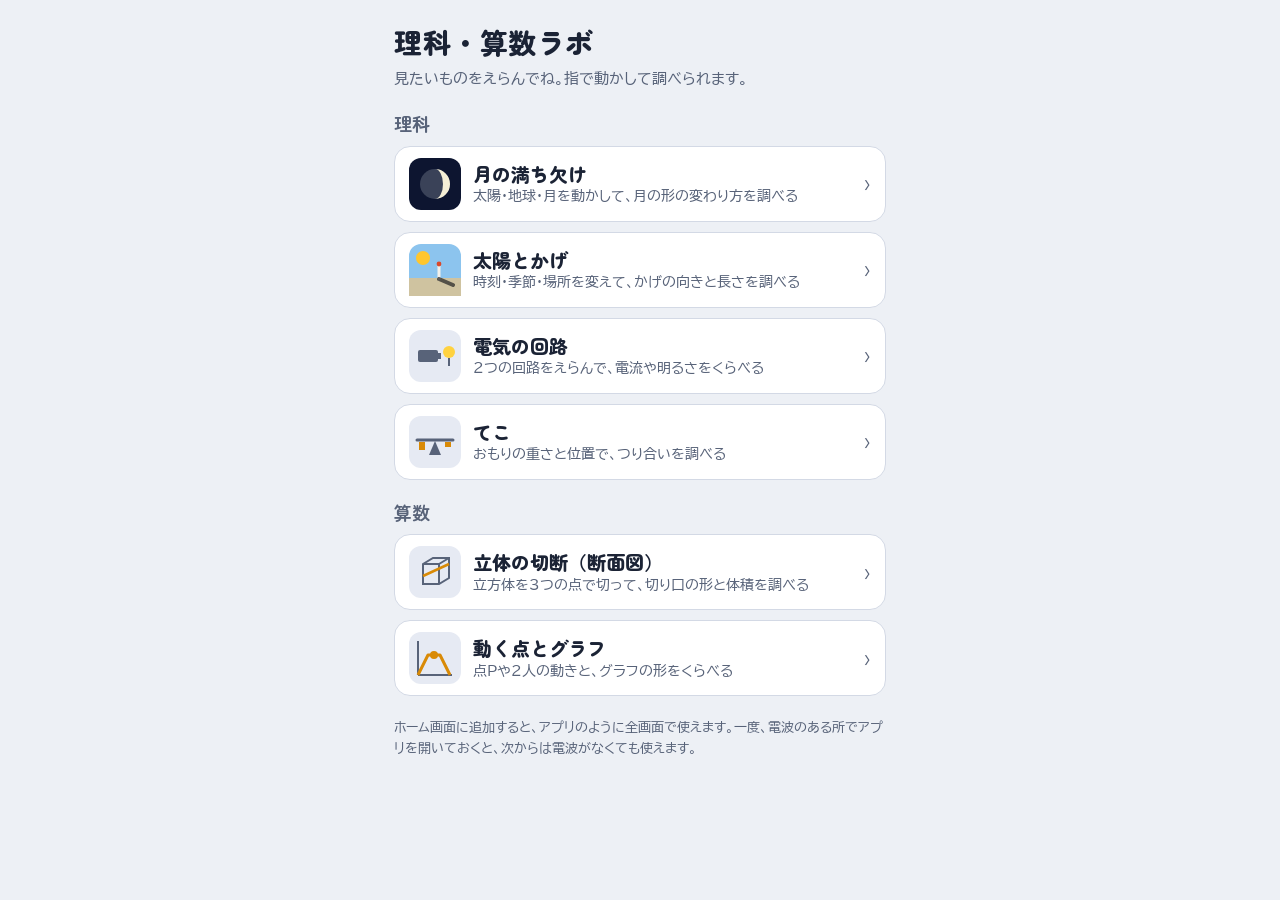
<file: index.html>
<!doctype html>
<html lang="ja" data-root="./">
<head>
<meta charset="utf-8">
<meta name="viewport" content="width=device-width, initial-scale=1, viewport-fit=cover">
<meta name="robots" content="noindex, nofollow">
<meta name="theme-color" content="#edf0f5" media="(prefers-color-scheme: light)">
<meta name="theme-color" content="#0d1221" media="(prefers-color-scheme: dark)">
<meta name="mobile-web-app-capable" content="yes">
<meta name="apple-mobile-web-app-capable" content="yes">
<meta name="apple-mobile-web-app-title" content="理科・算数ラボ">
<title>理科・算数ラボ</title>
<link rel="manifest" href="manifest.webmanifest">
<link rel="icon" href="icons/icon-192.png">
<link rel="apple-touch-icon" href="icons/icon-180.png">
<link rel="preconnect" href="https://fonts.googleapis.com">
<link rel="preconnect" href="https://fonts.gstatic.com" crossorigin>
<link rel="stylesheet" href="https://fonts.googleapis.com/css2?family=BIZ+UDPGothic:wght@400;700&family=Zen+Maru+Gothic:wght@700;900&display=swap">
<link rel="stylesheet" href="css/common.css">
<style>
.menu{max-width:520px;margin:0 auto;padding:calc(14px + env(safe-area-inset-top)) 14px calc(24px + env(safe-area-inset-bottom))}
.menu h1{font-family:var(--f-head);font-weight:900;font-size:28px;margin:6px 0 2px;letter-spacing:.02em}
.menu .lead{margin:0 0 14px;color:var(--muted);font-size:15px}
.menu h2{font-family:var(--f-head);font-size:18px;margin:18px 0 8px;color:var(--muted)}
.list{display:flex;flex-direction:column;gap:10px}
.item{display:flex;align-items:center;gap:12px;min-height:76px;padding:10px 14px;border:1px solid var(--line);border-radius:16px;background:var(--surface);color:var(--ink);text-decoration:none}
a.item:active{background:var(--surface2)}
.item svg{flex:none;width:52px;height:52px}
.item .t{flex:1;min-width:0}
.item .n{display:block;font-family:var(--f-head);font-weight:900;font-size:19px;line-height:1.35}
.item .d{display:block;font-size:14px;color:var(--muted);line-height:1.45}
.item .go{flex:none;font-size:22px;color:var(--muted)}
.item.soon{opacity:.55}
.item.soon .go{font-size:13px;font-weight:700;border:1px solid var(--line);border-radius:999px;padding:2px 10px}
.foot{margin-top:22px;font-size:13px;color:var(--muted)}
</style>
</head>
<body>
<main class="menu">
  <h1>理科・算数ラボ</h1>
  <p class="lead">見たいものをえらんでね。指で動かして調べられます。</p>

  <h2>理科</h2>
  <div class="list">
    <a class="item" href="moon/">
      <svg viewBox="0 0 52 52" aria-hidden="true"><rect width="52" height="52" rx="12" fill="#0d1530"/><circle cx="26" cy="26" r="15" fill="#3a4258"/><path d="M26 11a15 15 0 0 1 0 30a8 15 0 0 0 0-30z" fill="#f5efd6"/></svg>
      <span class="t"><span class="n">月の満ち欠け</span><span class="d">太陽・地球・月を動かして、月の形の変わり方を調べる</span></span>
      <span class="go" aria-hidden="true">›</span>
    </a>
    <a class="item" href="shadow/">
      <svg viewBox="0 0 52 52" aria-hidden="true"><rect width="52" height="52" rx="12" fill="#8cc4ee"/><rect y="34" width="52" height="18" fill="#cfc3a0"/><circle cx="14" cy="14" r="7" fill="#ffc62e"/><path d="M30 20v15" stroke="#f4f1ea" stroke-width="3" stroke-linecap="round"/><path d="M30 35l14 6" stroke="#2b2b2b" stroke-width="4" stroke-linecap="round" opacity=".75"/><circle cx="30" cy="20" r="2.4" fill="#d9482b"/></svg>
      <span class="t"><span class="n">太陽とかげ</span><span class="d">時刻・季節・場所を変えて、かげの向きと長さを調べる</span></span>
      <span class="go" aria-hidden="true">›</span>
    </a>
    <a class="item" href="denki/">
      <svg viewBox="0 0 52 52" aria-hidden="true"><rect width="52" height="52" rx="12" fill="#e6eaf3"/><rect x="9" y="20" width="20" height="12" rx="2" fill="#586379"/><rect x="29" y="23" width="3" height="6" fill="#586379"/><circle cx="40" cy="22" r="6" fill="#ffd23f"/><path d="M40 28v8" stroke="#586379" stroke-width="2"/></svg>
      <span class="t"><span class="n">電気の回路</span><span class="d">2つの回路をえらんで、電流や明るさをくらべる</span></span>
      <span class="go" aria-hidden="true">›</span>
    </a>
    <a class="item" href="teko/">
      <svg viewBox="0 0 52 52" aria-hidden="true"><rect width="52" height="52" rx="12" fill="#e6eaf3"/><path d="M8 24h36" stroke="#586379" stroke-width="3" stroke-linecap="round"/><path d="M26 25l-6 14h12z" fill="#586379"/><rect x="10" y="26" width="6" height="8" fill="#d98a06"/><rect x="36" y="26" width="6" height="5" fill="#d98a06"/></svg>
      <span class="t"><span class="n">てこ</span><span class="d">おもりの重さと位置で、つり合いを調べる</span></span>
      <span class="go" aria-hidden="true">›</span>
    </a>
  </div>

  <h2>算数</h2>
  <div class="list">
    <a class="item" href="rittai/">
      <svg viewBox="0 0 52 52" aria-hidden="true"><rect width="52" height="52" rx="12" fill="#e6eaf3"/><path d="M14 18l10-6h16v20l-10 6H14z" fill="none" stroke="#586379" stroke-width="2"/><path d="M14 18h16v20M30 18l10-6" fill="none" stroke="#586379" stroke-width="2"/><path d="M14 30l26-12" stroke="#d98a06" stroke-width="2.5"/></svg>
      <span class="t"><span class="n">立体の切断（断面図）</span><span class="d">立方体を3つの点で切って、切り口の形と体積を調べる</span></span>
      <span class="go" aria-hidden="true">›</span>
    </a>
    <a class="item" href="ten/">
      <svg viewBox="0 0 52 52" aria-hidden="true"><rect width="52" height="52" rx="12" fill="#e6eaf3"/><path d="M9 43V9M9 43h34" stroke="#586379" stroke-width="2"/><path d="M9 43l10-20h12l10 20" fill="none" stroke="#d98a06" stroke-width="3" stroke-linejoin="round"/><circle cx="25" cy="23" r="4" fill="#d98a06"/></svg>
      <span class="t"><span class="n">動く点とグラフ</span><span class="d">点Pや2人の動きと、グラフの形をくらべる</span></span>
      <span class="go" aria-hidden="true">›</span>
    </a>
  </div>

  <p class="foot">ホーム画面に追加すると、アプリのように全画面で使えます。一度、電波のある所でアプリを開いておくと、次からは電波がなくても使えます。</p>
</main>
<div id="update" class="update" hidden><span>新しい版があります。</span><button id="updateBtn" type="button">開き直す</button></div>
<script src="js/common.js"></script>
</body>
</html>
</file>
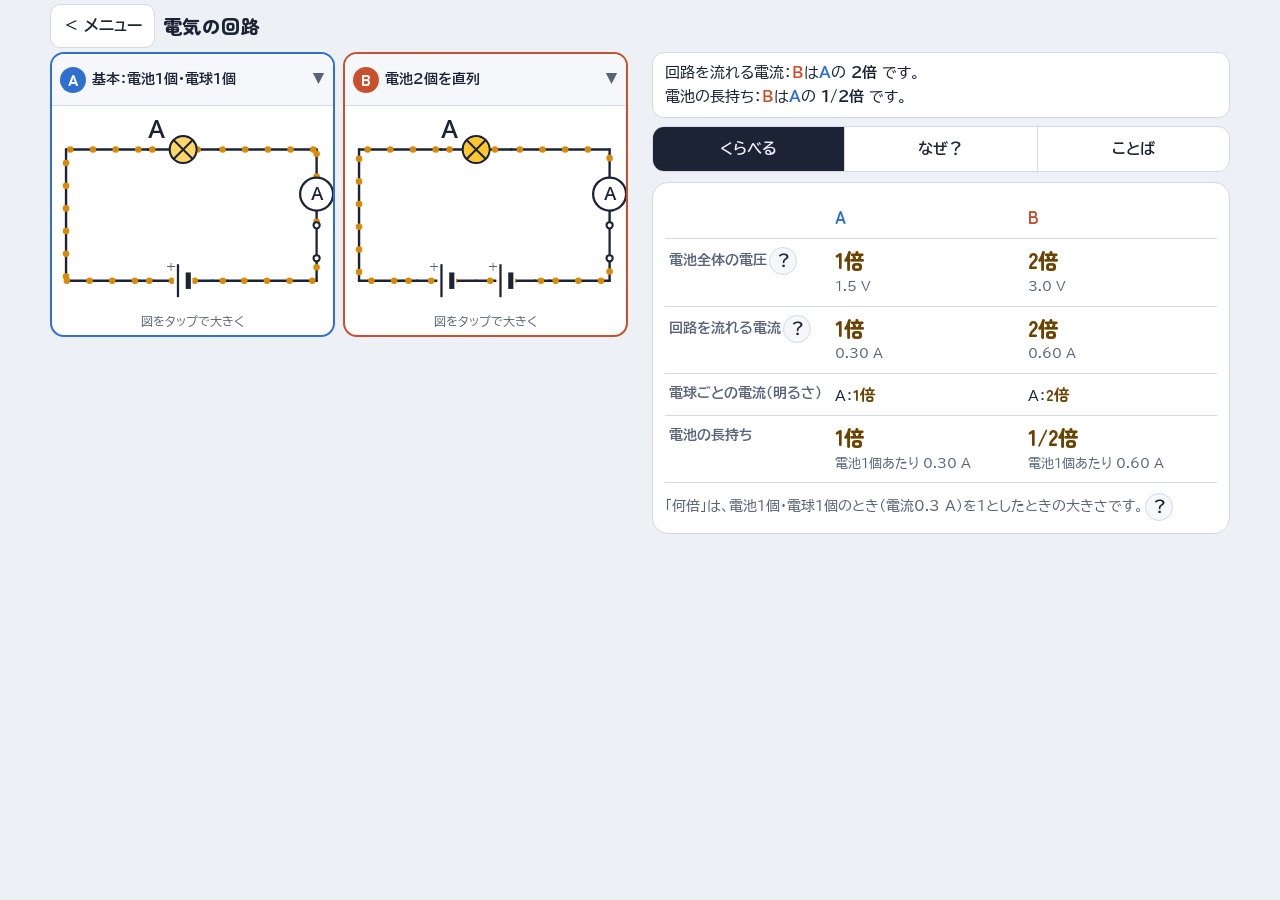
<file: denki/index.html>
<!doctype html>
<html lang="ja" data-root="../">
<head>
<meta charset="utf-8">
<meta name="viewport" content="width=device-width, initial-scale=1, viewport-fit=cover">
<meta name="robots" content="noindex, nofollow">
<meta name="theme-color" content="#edf0f5" media="(prefers-color-scheme: light)">
<meta name="theme-color" content="#0d1221" media="(prefers-color-scheme: dark)">
<title>電気の回路｜理科・算数ラボ</title>
<link rel="manifest" href="../manifest.webmanifest">
<link rel="icon" href="../icons/icon-192.png">
<link rel="apple-touch-icon" href="../icons/icon-180.png">
<link rel="preconnect" href="https://fonts.googleapis.com">
<link rel="preconnect" href="https://fonts.gstatic.com" crossorigin>
<link rel="stylesheet" href="https://fonts.googleapis.com/css2?family=BIZ+UDPGothic:wght@400;700&family=Zen+Maru+Gothic:wght@700;900&display=swap">
<link rel="stylesheet" href="../css/common.css">
<style>
:root{--danger-ink:#8a1449;--danger-soft:#fbe4ee;--wire:#6b7489;--sch:#1b2335;--light:#ffc62e;--ca:#2f6fd0;--cb:#c8502d}
@media (prefers-color-scheme: dark){:root{--danger-ink:#ffc2dc;--danger-soft:#3a1426;--wire:#9aa4ba;--sch:#e6eaf3;--ca:#7fb0f5;--cb:#f0906f}}
.cmp{display:grid;grid-template-columns:1fr 1fr;gap:8px;margin:0 10px}
.card{background:var(--surface);border:2px solid var(--line);border-radius:14px;overflow:hidden;min-width:0;display:flex;flex-direction:column}
.card.a{border-color:var(--ca)}.card.b{border-color:var(--cb)}
.pick{display:flex;align-items:center;gap:6px;min-height:52px;padding:4px 8px;border:0;border-bottom:1px solid var(--line);background:var(--surface2);text-align:left;cursor:pointer;width:100%}
.pick .tag{flex:none;width:26px;height:26px;border-radius:50%;display:grid;place-items:center;color:#fff;font-family:var(--f-head);font-weight:900;font-size:16px}
.a .tag{background:var(--ca)}.b .tag{background:var(--cb)}
.pick .nm{flex:1;min-width:0;font-weight:700;font-size:13.5px;line-height:1.35}
.pick .dd{flex:none;color:var(--muted);font-size:13px}
.card svg{display:block;width:100%;height:auto;cursor:zoom-in}
.card .zoom{font-size:12px;color:var(--muted);text-align:center;padding:0 0 4px}
.sentence{background:var(--surface);border:1px solid var(--line);border-radius:12px;padding:8px 12px;font-size:15px;line-height:1.6}
.sentence b{color:inherit}
.sentence .ta{color:var(--ca);font-weight:700}.sentence .tb{color:var(--cb);font-weight:700}
table.cmpt{width:100%;border-collapse:collapse;font-variant-numeric:tabular-nums}
.cmpt th,.cmpt td{border-bottom:1px solid var(--line);padding:8px 4px;vertical-align:top;text-align:left}
.cmpt thead th{font-family:var(--f-head);font-size:17px}
.cmpt thead .ha{color:var(--ca)}.cmpt thead .hb{color:var(--cb)}
.cmpt tbody th{font-size:14px;color:var(--muted);width:30%;font-weight:700}
.cmpt td{width:35%}
.cmpt .v{font-family:var(--f-head);font-weight:900;font-size:21px;color:var(--accent-ink);line-height:1.25}
.cmpt .s{font-size:13px;color:var(--muted)}
.cmpt .ld{font-size:14px;line-height:1.5}
.cmpt .ld b{font-family:var(--f-head);font-size:16px;color:var(--accent-ink)}
.cmpt .dz{color:var(--danger);font-weight:700}
.q{display:inline-grid;place-items:center;width:28px;height:28px;margin-left:2px;border-radius:50%;border:1px solid var(--line);background:var(--surface2);font-weight:700;font-size:15px;color:var(--ink);cursor:pointer;vertical-align:middle}
.alert{border:2px solid var(--danger);background:var(--danger-soft);color:var(--ink);border-radius:10px;padding:8px 12px;font-size:15px;line-height:1.6}
.alert .t{font-weight:700;color:var(--danger-ink)}
.why p{margin:0 0 6px}.why p:last-child{margin:0}
.who{font-family:var(--f-head);font-weight:900;font-size:17px}
.who.a{color:var(--ca)}.who.b{color:var(--cb)}
.note{font-size:13px;color:var(--muted);line-height:1.6;margin:0}
.term h3{font-family:var(--f-head);font-size:18px;margin:0}
.term h3 small{font-family:var(--f-body);font-weight:700;font-size:14px;color:var(--muted);margin-left:6px}
.term p{margin:0}
.term ul{margin:0;padding-left:1.2em}.term li{margin:2px 0}
.water{display:block;width:100%;height:auto;background:var(--surface2);border-radius:10px}
/* 下から出る画面（回路の一覧・大きな図・ことば） */
.sheet{position:fixed;inset:0;z-index:40;display:flex;flex-direction:column;justify-content:flex-end;background:rgba(0,0,0,.45)}
.sheet[hidden]{display:none}
.sheet .box{background:var(--bg);border-radius:18px 18px 0 0;max-height:88dvh;display:flex;flex-direction:column;max-width:520px;width:100%;margin:0 auto}
.sheet .hd{display:flex;align-items:center;gap:8px;padding:10px 12px;border-bottom:1px solid var(--line)}
.sheet .hd h2{flex:1;margin:0;font-family:var(--f-head);font-size:18px}
.sheet .bd{overflow-y:auto;padding:10px 12px calc(16px + env(safe-area-inset-bottom))}
.grp{font-family:var(--f-head);font-weight:700;font-size:15px;color:var(--muted);margin:12px 0 6px}
.grp:first-child{margin-top:0}
.plist{display:grid;grid-template-columns:1fr 1fr;gap:6px}
.plist button{min-height:52px;border-radius:10px;border:1px solid var(--line);background:var(--surface);padding:4px 8px;font-weight:700;font-size:14px;line-height:1.35;text-align:left;cursor:pointer}
.plist button[aria-pressed="true"]{background:var(--ink);color:var(--bg);border-color:var(--ink)}
.plist button.dz{border-color:var(--danger);color:var(--danger-ink);background:var(--danger-soft)}
.plist button.dz[aria-pressed="true"]{background:var(--danger);color:#fff}
.big svg{display:block;width:100%;height:auto;border-radius:10px;margin:4px 0 10px}
.big h3{font-family:var(--f-head);font-size:16px;margin:6px 0 0}
svg text{font-family:var(--f-body)}
.heat path{animation:heat 0.9s ease-in-out infinite alternate}
.heat path:nth-child(2){animation-delay:.3s}.heat path:nth-child(3){animation-delay:.6s}
@keyframes heat{from{transform:translateY(0);opacity:.95}to{transform:translateY(-5px);opacity:.35}}
@media (min-width:820px) and (min-height:500px){.cmp{grid-area:stage;align-self:start;margin:0 10px 16px}}
</style>
</head>
<body>
<div id="app">
  <header class="topbar">
    <a class="backbtn" href="../">＜ メニュー</a>
    <h1>電気の回路</h1>
  </header>

  <section class="cmp stage-like" aria-label="くらべる2つの回路">
    <div class="card a">
      <button class="pick" data-pick="A"><span class="tag">A</span><span class="nm" id="nmA">—</span><span class="dd">▼</span></button>
      <svg id="figA" role="img" aria-label="Aの回路図"></svg>
      <div class="zoom">図をタップで大きく</div>
    </div>
    <div class="card b">
      <button class="pick" data-pick="B"><span class="tag">B</span><span class="nm" id="nmB">—</span><span class="dd">▼</span></button>
      <svg id="figB" role="img" aria-label="Bの回路図"></svg>
      <div class="zoom">図をタップで大きく</div>
    </div>
  </section>

  <section class="status"><div class="sentence" id="sentence">—</div></section>

  <div class="tabs" role="tablist" aria-label="表示の切り替え">
    <button role="tab" data-pane="pCmp">くらべる</button>
    <button role="tab" data-pane="pWhy">なぜ？</button>
    <button role="tab" data-pane="pWord">ことば</button>
  </div>

  <div class="pane" id="pCmp" role="tabpanel">
    <section class="panel">
      <table class="cmpt">
        <thead><tr><th></th><th class="ha">A</th><th class="hb">B</th></tr></thead>
        <tbody id="cmpBody"></tbody>
      </table>
      <p class="hint">「何倍」は、電池1個・電球1個のとき（電流0.3 A）を1としたときの大きさです。<button class="q" data-term="base" aria-label="何倍について">？</button></p>
    </section>
  </div>

  <div class="pane" id="pWhy" role="tabpanel" hidden>
    <section class="panel" id="whyA"></section>
    <section class="panel" id="whyB"></section>
    <p class="note">計算は入試と同じ考え方で、電池1個を1.5 V、豆電球とモーターを5 Ω（2.5 V・0.5 A用の豆電球と同じ）としています。本物の電池や電球では、特に並列のとき、少しちがう値になります。モーターの電流は目安です。危ない回路の数値は、電池の中の抵抗を0.2 Ωとして見積もった目安です（電池によって変わります）。</p>
  </div>

  <div class="pane" id="pWord" role="tabpanel" hidden>
    <div id="words"></div>
  </div>
</div>

<div id="sheet" class="sheet" hidden role="dialog" aria-modal="true" aria-labelledby="sheetTitle">
  <div class="box">
    <div class="hd"><h2 id="sheetTitle"></h2><button class="btn" id="sheetClose">とじる</button></div>
    <div class="bd" id="sheetBody"></div>
  </div>
</div>
<div id="update" class="update" hidden><span>新しい版があります。</span><button id="updateBtn" type="button">開き直す</button></div>

<script src="../js/common.js"></script>
<script>
(function(){
"use strict";
// ※ 回路の計算・警告・説明文は「電気回路ラボ.html」（検証済み）と同じ。
//   ちがうのは、回路を「パターンの一覧」から2つ選んでくらべる形にしたことと、小さい回路図のかき方。
/* ===== 定数 ===== */
const E=1.5, RL=5, R_IDEAL=1e-4, R_REAL=0.2, R_WIRE=0.001, R_SW=1e-3, BASE=0.3, OVERV=4.5;
// 図の配置（FULL＝元のアプリと同じ大きな図、MINI＝左右に並べる小さい回路図）
const GEO={
  FULL:{XL:40,XR:560,YT:120,YB:290,CX:282,RH_B:48,RH_L:64,CW_B:78,PAD:18,GAP:16,YM:172,YS:244,CWB:92,CWM:100,K:1,H:420},
  MINI:{XL:30,XR:565,YT:175,YB:455,CX:280,RH_B:92,RH_L:122,CW_B:126,PAD:30,GAP:26,YM:270,YS:372,CWB:150,CWM:160,K:2.2,H:640}
};
let XL,XR,YT,YB,CX,RH_B,RH_L,CW_B,PAD,GAP,YM,YS,CWB,CWM,K;
function useGeo(g){({XL,XR,YT,YB,CX,RH_B,RH_L,CW_B,PAD,GAP,YM,YS,CWB,CWM,K}=g);}

const BATT_OPTS={
  1:[{id:'1',label:'1個',st:[[[0]]]}],
  2:[{id:'s2',label:'直列',st:[[[0,1]]]},{id:'p2',label:'並列',st:[[[0],[1]]]}],
  3:[{id:'s3',label:'直列',st:[[[0,1,2]]]},{id:'p3',label:'並列',st:[[[0],[1],[2]]]},
     {id:'m3',label:'並列2個＋直列1個',st:[[[0],[1]],[[2]]]},
     {id:'u3',label:'⚠ 直列2個と1個を並列',st:[[[0,1],[2]]],danger:true}],
  4:[{id:'s4',label:'直列',st:[[[0,1,2,3]]]},{id:'p4',label:'並列',st:[[[0],[1],[2],[3]]]},
     {id:'sp4',label:'直列2個の組を2組並列',st:[[[0,1],[2,3]]]},
     {id:'m4a',label:'並列2個＋直列2個',st:[[[0],[1]],[[2,3]]]},
     {id:'m4b',label:'並列3個＋直列1個',st:[[[0],[1],[2]],[[3]]]}]
};
const BULB_OPTS={
  1:[{id:'1',label:'1個',st:[[['A']]]}],
  2:[{id:'s2',label:'直列',st:[[['A','B']]]},{id:'p2',label:'並列',st:[[['A'],['B']]]}],
  3:[{id:'s3',label:'直列',st:[[['A','B','C']]]},{id:'p3',label:'並列',st:[[['A'],['B'],['C']]]},
     {id:'m1',label:'A＋（BとCの並列）',st:[[['A']],[['B'],['C']]]},
     {id:'m2',label:'（AとBの直列）とCの並列',st:[[['A','B'],['C']]]}]
};
const MOTOR_OPT={id:'m',label:'モーター1個',st:[[['M']]]};
const DEF={load:'bulb',bn:1,bid:'1',dirs:[1,1,1,1],ln:1,lid:'1',removed:{},extra:'none',sw:true,range:5};
function clone(o){return JSON.parse(JSON.stringify(o));}
function battOpt(s){return BATT_OPTS[s.bn].find(o=>o.id===s.bid)||BATT_OPTS[s.bn][0];}
function loadOpt(s){return s.load==='motor'?MOTOR_OPT:(BULB_OPTS[s.ln].find(o=>o.id===s.lid)||BULB_OPTS[s.ln][0]);}
function loadIds(s){return s.load==='motor'?['M']:['A','B','C'].slice(0,s.ln);}
function activeCells(s){return [0,1,2,3].slice(0,s.bn);}
function isRemoved(s,id){return s.load!=='motor'&&!!s.removed[id];}

/* ===== 回路のパターン ===== */
const GROUPS=[
  {name:'電池のつなぎ方（電球1個）',list:[
    ['b1','基本：電池1個・電球1個',{}],
    ['b2s','電池2個を直列',{bn:2,bid:'s2'}],
    ['b2p','電池2個を並列',{bn:2,bid:'p2'}],
    ['b3s','電池3個を直列',{bn:3,bid:'s3'}],
    ['b3p','電池3個を並列',{bn:3,bid:'p3'}],
    ['b2r','電池2個を直列・1個を逆向き',{bn:2,bid:'s2',dirs:[1,-1,1,1]}]]},
  {name:'電球のつなぎ方（電池1個）',list:[
    ['l2s','電球2個を直列',{ln:2,lid:'s2'}],
    ['l2p','電球2個を並列',{ln:2,lid:'p2'}],
    ['l3s','電球3個を直列',{ln:3,lid:'s3'}],
    ['l3p','電球3個を並列',{ln:3,lid:'p3'}],
    ['lm1','A＋（BとCの並列）',{ln:3,lid:'m1'}],
    ['lm2','（AとBの直列）とCの並列',{ln:3,lid:'m2'}]]},
  {name:'電池と電球の組み合わせ',list:[
    ['c1','電池2個直列・電球2個並列',{bn:2,bid:'s2',ln:2,lid:'p2'}],
    ['c2','電池2個並列・電球2個直列',{bn:2,bid:'p2',ln:2,lid:'s2'}],
    ['c3','電池2個直列・電球2個直列',{bn:2,bid:'s2',ln:2,lid:'s2'}]]},
  {name:'電球をはずす・導線でつなぐ',list:[
    ['r1','直列の電球Bをはずす',{ln:2,lid:'s2',removed:{B:true}}],
    ['r2','並列の電球Bをはずす',{ln:2,lid:'p2',removed:{B:true}}],
    ['r3','A＋（BとCの並列）でBをはずす',{ln:3,lid:'m1',removed:{B:true}}],
    ['r4','直列の電球Bの両はしを導線でつなぐ',{ln:2,lid:'s2',extra:'B'}]]},
  {name:'モーター',list:[
    ['m1','モーター：電池1個',{load:'motor'}],
    ['m2s','モーター：電池2個を直列',{load:'motor',bn:2,bid:'s2'}],
    ['m2p','モーター：電池2個を並列',{load:'motor',bn:2,bid:'p2'}],
    ['mr','モーター：電池の向きを逆に',{load:'motor',dirs:[-1,1,1,1]}]]},
  {name:'⚠ 危ない例（アプリの中だけで見よう）',danger:true,list:[
    ['d1','⚠ ショート回路（電池の両はしを導線で）',{extra:'batt'}],
    ['d2','⚠ 電球の両はしを導線で',{extra:'A'}],
    ['d3','⚠ 並列の電池を1個逆向き',{bn:2,bid:'p2',dirs:[1,-1,1,1]}],
    ['d4','⚠ 電圧のちがう電池を並列',{bn:3,bid:'u3'}],
    ['d5','⚠ 電池4個を直列に電球1個',{bn:4,bid:'s4'}]]}
];
const PAT={}; GROUPS.forEach(g=>g.list.forEach(p=>{PAT[p[0]]={id:p[0],name:p[1],s:Object.assign(clone(DEF),clone(p[2])),danger:!!g.danger};}));
let sel={A:'b1',B:'b2s'};

/* ===== 回路の方程式（元と同じ） ===== */
function netlist(s){
  let n=0; const nn=()=>n++;
  const BN=nn(), BP=nn(), LR=nn(); const el=[];
  function block(st,a,b,kind){
    let cur=a;
    st.forEach((stage,si)=>{
      const nxt=(si===st.length-1)?b:nn();
      stage.forEach(br=>{ let c=cur; br.forEach((raw,k)=>{ const d=(k===br.length-1)?nxt:nn();
        el.push({kind,raw,key:kind==='cell'?'c'+raw:raw,a:c,b:d}); c=d; }); });
      cur=nxt;
    });
  }
  block(battOpt(s).st,BP,BN,'cell');
  block(loadOpt(s).st,BP,LR,'load');
  el.push({kind:'sw',key:'SW',a:LR,b:BN});
  if(s.extra==='batt') el.push({kind:'wire',key:'WB',a:BP,b:BN});
  else if(s.extra!=='none'){ const e=el.find(x=>x.kind==='load'&&x.raw===s.extra); if(e) el.push({kind:'wire',key:'W'+s.extra,a:e.a,b:e.b}); }
  return {n,el,BP,BN,LR};
}
function linsolve(A,b){
  const n=b.length;
  for(let i=0;i<n;i++){
    let p=i; for(let r=i+1;r<n;r++) if(Math.abs(A[r][i])>Math.abs(A[p][i])) p=r;
    [A[i],A[p]]=[A[p],A[i]]; [b[i],b[p]]=[b[p],b[i]];
    for(let r=i+1;r<n;r++){ const f=A[r][i]/A[i][i]; if(!f) continue; for(let c=i;c<n;c++) A[r][c]-=f*A[i][c]; b[r]-=f*b[i]; }
  }
  const x=new Array(n).fill(0);
  for(let i=n-1;i>=0;i--){ let t=b[i]; for(let c=i+1;c<n;c++) t-=A[i][c]*x[c]; x[i]=t/A[i][i]; }
  return x;
}
function solve(s,nl,r){
  const N=nl.n, G=[...Array(N)].map(()=>new Array(N).fill(0)), J=new Array(N).fill(0);
  const add=(a,b,g)=>{G[a][a]+=g;G[b][b]+=g;G[a][b]-=g;G[b][a]-=g;};
  nl.el.forEach(e=>{
    if(e.kind==='cell'){ const sg=s.dirs[e.raw]; add(e.a,e.b,1/r); J[e.a]+=sg*E/r; J[e.b]-=sg*E/r; }
    else if(e.kind==='load'){ if(!isRemoved(s,e.raw)) add(e.a,e.b,1/RL); }
    else if(e.kind==='wire') add(e.a,e.b,1/R_WIRE);
    else if(e.kind==='sw'){ if(s.sw) add(e.a,e.b,1/R_SW); }
  });
  for(let i=0;i<N;i++) G[i][i]+=1e-9;
  const sub=G.slice(1).map(row=>row.slice(1)), x=linsolve(sub,J.slice(1));
  const V=[0,...x], I={}, Vd={};
  nl.el.forEach(e=>{
    const d=V[e.a]-V[e.b]; Vd[e.key]=d;
    if(e.kind==='cell') I[e.key]=d/r - s.dirs[e.raw]*E/r;
    else if(e.kind==='load') I[e.key]=isRemoved(s,e.raw)?0:d/RL;
    else if(e.kind==='wire') I[e.key]=d/R_WIRE;
    else I[e.key]=s.sw?d/R_SW:0;
  });
  return {V,I,Vd,Vbat:V[nl.BP]-V[nl.BN]};
}
function evaluate(s){
  const nl=netlist(s), ideal=solve(s,nl,R_IDEAL), real=solve(s,nl,R_REAL);
  const cells=activeCells(s);
  const maxReal=Math.max(...cells.map(i=>Math.abs(real.I['c'+i])));
  const danger=maxReal>2;
  const R=danger?real:ideal;
  R.nl=nl; R.danger=danger; R.maxReal=maxReal;
  const wk=s.extra==='batt'?'WB':(s.extra!=='none'?'W'+s.extra:null);
  R.dangerType=danger?((wk&&Math.abs(real.I[wk]||0)>2)?'short':'loop'):null;
  R.Imain=R.I.SW||0;
  R.maxCell=Math.max(...cells.map(i=>Math.abs(R.I['c'+i])));
  const dirs=cells.map(i=>s.dirs[i]);
  R.mixedDir=dirs.some(d=>d<0)&&dirs.some(d=>d>0);
  R.allRev=dirs.every(d=>d<0);
  R.over=loadIds(s).filter(id=>!isRemoved(s,id)&&Math.abs(R.Vd[id])>=OVERV-1e-6);
  R.overRange=Math.abs(R.Imain)>s.range+1e-9;
  return R;
}

/* ===== 図の配置（元と同じ。大きさだけ GEO で切りかえ） ===== */
function placeBlock(st,cw,rh,yc,keyf){
  const ss=st.map(stage=>{const ml=Math.max(...stage.map(b=>b.length)),m=stage.length>1;return{stage,ml,m,w:ml*cw+(m?2*PAD:0)};});
  const Wd=ss.reduce((a,x)=>a+x.w,0)+GAP*(ss.length-1);
  let x=CX-Wd/2; const x0=x, items=[], segs=[]; let rows=1;
  ss.forEach((sg,si)=>{
    rows=Math.max(rows,sg.stage.length);
    const brs=sg.stage.map((br,k)=>{
      const y=sg.m?yc+(k-(sg.stage.length-1)/2)*rh:yc, k0=keyf(br[0]), raw0=br[0];
      return {br,y,f:R=>(R.I[k0]||0)+(R.I['W'+raw0]||0)};
    });
    const xs=x, xe=x+sg.w;
    brs.forEach(b=>{
      const start=xs+(sg.m?PAD:0)+(sg.ml-b.br.length)*cw/2, end=start+b.br.length*cw;
      if(start>xs+0.5) segs.push({pts:[[xs,b.y],[start,b.y]],f:b.f});
      b.br.forEach((raw,i)=>{ const cx=start+(i+0.5)*cw, key=keyf(raw);
        items.push({key,raw,cx,y:b.y,cw});
        segs.push({pts:[[cx-cw/2,b.y],[cx+cw/2,b.y]],f:R=>R.I[key]||0}); });
      if(end<xe-0.5) segs.push({pts:[[end,b.y],[xe,b.y]],f:b.f});
    });
    if(sg.m){
      const up=brs.filter(b=>b.y<yc-0.1).sort((a,b)=>b.y-a.y), dn=brs.filter(b=>b.y>yc+0.1).sort((a,b)=>a.y-b.y);
      [up,dn].forEach(list=>{ let prev=yc; list.forEach((b,j)=>{ const outer=list.slice(j), f=R=>outer.reduce((a,o)=>a+o.f(R),0);
        segs.push({pts:[[xs,prev],[xs,b.y]],f}); segs.push({pts:[[xe,b.y],[xe,prev]],f}); prev=b.y; }); });
    }
    const stF=R=>brs.reduce((a,b)=>a+b.f(R),0);
    x=xe;
    if(si<ss.length-1){ segs.push({pts:[[x,yc],[x+GAP,yc]],f:stF}); x+=GAP; }
  });
  return {x0,x1:x,items,segs,rows};
}
function layout(s){
  const lo=loadOpt(s), bo=battOpt(s);
  const cwL=s.load==='motor'?CWM:CWB;
  const top=placeBlock(lo.st,cwL,RH_L,YT,r=>r), bot=placeBlock(bo.st,CW_B,RH_B,YB,r=>'c'+r);
  const IM=R=>R.I.SW||0, ISH=R=>R.I.WB||0, IB=R=>IM(R)+ISH(R);
  const aL=bot.x0-14*K, aR=bot.x1+14*K;
  const segs=[
    {pts:[[XL,YT],[top.x0,YT]],f:IM},{pts:[[top.x1,YT],[XR,YT]],f:IM},{pts:[[XR,YT],[XR,YB]],f:IM},
    {pts:[[XR,YB],[aR,YB]],f:IM},{pts:[[aR,YB],[bot.x1,YB]],f:IB},{pts:[[bot.x0,YB],[aL,YB]],f:IB},
    {pts:[[aL,YB],[XL,YB]],f:IM},{pts:[[XL,YB],[XL,YT]],f:IM}
  ].concat(top.segs,bot.segs);
  let shortY=null;
  if(s.extra==='batt'){ shortY=YB+(bot.rows-1)/2*RH_B+34*K; segs.push({pts:[[aL,YB],[aL,shortY],[aR,shortY],[aR,YB]],f:ISH,extra:true}); }
  else if(s.extra!=='none'){
    const it=top.items.find(i=>i.raw===s.extra);
    if(it){ const h=(s.load==='motor'?62:48)*K, xa=it.cx-it.cw/2+6, xb=it.cx+it.cw/2-6;
      segs.push({pts:[[xa,it.y],[xa,it.y-h],[xb,it.y-h],[xb,it.y]],f:R=>R.I['W'+s.extra]||0,extra:true}); }
  }
  return {top,bot,segs,aL,aR,shortY};
}

/* ===== 描画 ===== */
const ptsD=p=>'M'+p.map(q=>q[0].toFixed(1)+' '+q[1].toFixed(1)).join(' L');
function level(I){const a=Math.abs(I)/BASE; return a<0.02?0:Math.min(1,0.22+0.4*a);}
function needleAngle(I,range){return Math.max(-1.15,Math.min(1.15,I/range))*60;}
// 記号を中心 (x,y) のまわりに K 倍する（小さい図で記号を見やすくする）
const sc=(x,y)=>K===1?'':` transform="translate(${x} ${y}) scale(${K}) translate(${-x} ${-y})"`;
function heatAt(x,y){return `<g${sc(x,y)}><g class="heat" stroke="var(--danger)" stroke-width="2.5" fill="none" stroke-linecap="round">`+
  [-12,0,12].map(dx=>`<path d="M${x+dx} ${y} q4 -5 0 -10 q-4 -5 0 -10"/>`).join('')+`</g></g>`;}

let gid=0;
function drawSVG(view,s,L,R){
  const real=view==='real', mini=K>1, out=[], G='g'+(gid++);
  const bgv=real?'var(--surface2)':'var(--surface)';
  out.push(`<defs><radialGradient id="glow-${G}"><stop offset="0" stop-color="#ffe27a" stop-opacity="1"/><stop offset="1" stop-color="#ffc62e" stop-opacity="0"/></radialGradient></defs>`);
  const wst=real?`stroke="var(--wire)" stroke-width="5"`:`stroke="var(--sch)" stroke-width="${(2.2*(mini?2.3:1)).toFixed(1)}"`;
  L.segs.forEach(sg=>{ const hot=sg.extra&&R.danger&&R.dangerType==='short';
    out.push(`<path d="${ptsD(sg.pts)}" fill="none" ${wst} stroke-linecap="round" stroke-linejoin="round"${hot?' style="stroke:var(--danger)"':''}/>`); });
  const dw=mini?14:(real?7:6), gap=22*(mini?2.2:1);
  L.segs.forEach((sg,i)=>{ out.push(`<path class="dot" data-i="${i}" d="${ptsD(sg.pts)}" fill="none" stroke="var(--accent)" stroke-width="${dw}" stroke-linecap="round" stroke-dasharray="0.01 ${gap}"/>`); });
  // 電池
  L.bot.items.forEach(it=>{
    const idx=it.raw, sg=s.dirs[idx], I=R.I[it.key], hot=R.danger&&Math.abs(I)>2;
    const plusLeft=sg>0, cx=it.cx, y=it.y;
    let g=`<g${sc(cx,y)}>`;
    if(real){
      const w=58,h=24, xl=cx-w/2;
      g+=`<rect x="${plusLeft?xl-6:xl+w}" y="${y-5}" width="6" height="10" rx="2" fill="#c9a45e"/>`;
      g+=`<rect x="${xl}" y="${y-h/2}" width="${w}" height="${h}" rx="6" fill="#39445c" stroke="#1d2436"/>`;
      g+=`<rect x="${plusLeft?xl+6:xl+w-18}" y="${y-h/2}" width="12" height="${h}" fill="#d98a06"/>`;
      g+=`<text x="${plusLeft?xl+12:xl+w-12}" y="${y+5}" text-anchor="middle" font-size="15" font-weight="700" fill="#1b1300">+</text>`;
      g+=`<text x="${plusLeft?xl+w-9:xl+9}" y="${y+5}" text-anchor="middle" font-size="15" font-weight="700" fill="#fff">−</text>`;
      g+=`<text x="${cx+(plusLeft?4:-4)}" y="${y+5}" text-anchor="middle" font-size="13" fill="#fff">${idx+1}</text>`;
    }else{
      const xp=cx+(plusLeft?-5:5), xm=cx+(plusLeft?5:-5);
      g+=`<rect x="${cx-9}" y="${y-19}" width="18" height="38" fill="${bgv}"/>`;
      g+=`<line x1="${xp}" y1="${y-16}" x2="${xp}" y2="${y+16}" stroke="var(--sch)" stroke-width="2.2"/>`;
      g+=`<line x1="${xm}" y1="${y-8}" x2="${xm}" y2="${y+8}" stroke="var(--sch)" stroke-width="5"/>`;
      g+=`<text x="${xp+(plusLeft?-7:7)}" y="${y-8}" text-anchor="middle" font-size="12" fill="var(--muted)">+</text>`;
    }
    g+='</g>';
    out.push(g);
    if(hot) out.push(heatAt(cx,y-18*K));
  });
  // 電球・モーター
  L.top.items.forEach(it=>{
    const id=it.raw, cx=it.cx, y=it.y;
    if(id==='M'){
      const vd=R.Vd.M||0;
      if(real){
        out.push(`<rect x="${cx-19}" y="${y-13}" width="38" height="26" rx="6" fill="#b9c1d0" stroke="#6b7489"/>`+
          `<rect x="${cx-3}" y="${y-34}" width="6" height="21" fill="#8a93a6"/>`+
          `<g class="prop" data-cx="${cx}" data-cy="${y-38}"><ellipse cx="${cx-18}" cy="${y-38}" rx="18" ry="5" fill="#2e9a5f"/><ellipse cx="${cx+18}" cy="${y-38}" rx="18" ry="5" fill="#2e9a5f"/><circle cx="${cx}" cy="${y-38}" r="4" fill="#555"/></g>`+
          `<text x="${cx}" y="${y+32}" text-anchor="middle" font-size="18" fill="var(--muted)">モーター</text>`);
      }else{
        out.push(`<g${sc(cx,y)}><circle cx="${cx}" cy="${y}" r="16" fill="${bgv}" stroke="var(--sch)" stroke-width="2.2"/><text x="${cx}" y="${y+6}" text-anchor="middle" font-size="17" font-weight="700" fill="var(--sch)">M</text></g>`);
      }
      if(Math.abs(vd)>=OVERV-1e-6) out.push(heatAt(cx+26*K,y-12*K));
      return;
    }
    const rem=isRemoved(s,id), lv=rem?0:level(R.I[id]||0), over=R.over.includes(id);
    let g=`<g${sc(cx,y)}>`;
    if(real){
      const gy=y-21;
      g+=`<rect x="${cx-13}" y="${y-8}" width="26" height="16" rx="3" fill="#9aa3b5" stroke="#6b7489"/>`;
      if(!rem){
        if(lv>0) g+=`<circle cx="${cx}" cy="${gy}" r="${14+20*lv}" fill="url(#glow-${G})" opacity="${lv}"/>`;
        g+=`<circle cx="${cx}" cy="${gy}" r="13" fill="${lv>0?`rgba(255,214,90,${(0.3+0.7*lv).toFixed(2)})`:'rgba(255,255,255,.55)'}" stroke="#8d97ab" stroke-width="1.5"/>`;
        g+=`<path d="M${cx-4} ${gy+6} L${cx-4} ${gy} Q${cx} ${gy-6} ${cx+4} ${gy} L${cx+4} ${gy+6}" fill="none" stroke="${lv>0?'#b35a00':'#8d97ab'}" stroke-width="1.5"/>`;
      }else{
        g+=`<circle cx="${cx+20}" cy="${gy-10}" r="12" fill="none" stroke="var(--muted)" stroke-dasharray="3 3"/>`;
        g+=`<text x="${cx}" y="${y+26}" text-anchor="middle" font-size="15" fill="var(--muted)">はずした</text>`;
      }
      g+=`<text x="${cx-19}" y="${gy+7}" text-anchor="end" font-size="21" font-weight="700" fill="var(--ink)">${id}</text>`;
    }else{
      if(!rem){
        g+=`<circle cx="${cx}" cy="${y}" r="13" fill="${bgv}" stroke="var(--sch)" stroke-width="2.2"/>`;
        if(lv>0) g+=`<circle cx="${cx}" cy="${y}" r="12" fill="#ffc62e" opacity="${(0.25+0.75*lv).toFixed(2)}"/>`;
        g+=`<path d="M${cx-9} ${y-9} L${cx+9} ${y+9} M${cx+9} ${y-9} L${cx-9} ${y+9}" stroke="var(--sch)" stroke-width="2"/>`;
      }else{
        g+=`<rect x="${cx-16}" y="${y-16}" width="32" height="32" fill="${bgv}"/>`;
        g+=`<circle cx="${cx}" cy="${y}" r="13" fill="none" stroke="var(--muted)" stroke-dasharray="3 3"/>`;
        g+=`<text x="${cx}" y="${y+30}" text-anchor="middle" font-size="${mini?13:15}" fill="var(--muted)">はずした</text>`;
      }
      g+=`<text x="${cx-18}" y="${y-12}" text-anchor="end" font-size="21" font-weight="700" fill="var(--ink)">${id}</text>`;
    }
    g+='</g>';
    out.push(g);
    if(over) out.push(heatAt(cx+24*K,y-26*K));
  });
  // 検流計
  const ang=needleAngle(R.Imain,s.range), peg=Math.abs(R.Imain)>s.range+1e-9;
  if(real){
    out.push(`<rect x="${XR-30}" y="${YM-24}" width="60" height="48" rx="6" fill="#eef1f6" stroke="#6b7489"/>`+
      `<path d="M${XR-17} ${YM+4} A20 20 0 0 1 ${XR+17} ${YM+4}" fill="none" stroke="#8d97ab" stroke-width="1.5"/>`+
      `<g><line x1="${XR}" y1="${YM+14}" x2="${XR}" y2="${YM-10}" stroke="${peg?'#c0266d':'#1b2335'}" stroke-width="2" transform="rotate(${ang.toFixed(1)} ${XR} ${YM+14})"/></g>`+
      `<circle cx="${XR}" cy="${YM+14}" r="3" fill="#1b2335"/>`);
  }else{
    out.push(`<g${sc(XR,YM)}><circle cx="${XR}" cy="${YM}" r="16" fill="${bgv}" stroke="var(--sch)" stroke-width="2.2"/><text x="${XR}" y="${YM+6}" text-anchor="middle" font-size="16" font-weight="700" fill="var(--sch)">A</text></g>`);
  }
  if(!mini) out.push(`<text x="${XR-(real?36:22)}" y="${YM+5}" text-anchor="end" font-size="19" fill="var(--muted)">検流計</text>`);
  // スイッチ（パターンでは、いつも入）
  const bx=s.sw?XR:XR+19, by=s.sw?YS-16:YS-8;
  let g=`<g${sc(XR,YS)}>`;
  if(real){
    g+=`<rect x="${XR-14}" y="${YS-27}" width="28" height="54" rx="4" fill="#cdb48a" stroke="#9c8660"/>`+
       `<circle cx="${XR}" cy="${YS-16}" r="4" fill="#8a93a6"/><circle cx="${XR}" cy="${YS+16}" r="4" fill="#8a93a6"/>`+
       `<line x1="${XR}" y1="${YS+16}" x2="${bx}" y2="${by}" stroke="#6b7489" stroke-width="5" stroke-linecap="round"/><circle cx="${bx}" cy="${by}" r="4.5" fill="#39445c"/>`;
  }else{
    g+=`<rect x="${XR-8}" y="${YS-19}" width="30" height="38" fill="${bgv}"/>`+
       `<circle cx="${XR}" cy="${YS-16}" r="3" fill="${bgv}" stroke="var(--sch)" stroke-width="2"/><circle cx="${XR}" cy="${YS+16}" r="3" fill="${bgv}" stroke="var(--sch)" stroke-width="2"/>`+
       `<line x1="${XR}" y1="${YS+13}" x2="${s.sw?XR:XR+17}" y2="${s.sw?YS-13:YS-6}" stroke="var(--sch)" stroke-width="2.2"/>`;
  }
  g+='</g>';
  if(!mini) g+=`<text x="${XR-(real?20:14)}" y="${YS+5}" text-anchor="end" font-size="19" fill="var(--muted)">スイッチ ${s.sw?'入':'切'}</text>`;
  out.push(g);
  if(R.danger){
    if(L.shortY!=null) out.push(heatAt((L.aL+L.aR)/2,L.shortY-4*K));
    out.push(`<text x="${XL+8}" y="${YB+(L.bot.rows-1)/2*RH_B+28*K}" font-size="${19*(mini?2:1)}" font-weight="700" fill="var(--danger)">⚠ あつい！</text>`);
  }
  return out.join('');
}

/* ===== 数値の表し方（元と同じ） ===== */
function fmtRatio(r){
  r=Math.abs(r); if(r<0.005) return '0';
  const ni=Math.round(r); if(ni>=1&&Math.abs(r-ni)<0.003) return String(ni);
  if(r<1){ for(let d=2;d<=6;d++){ const n=Math.round(r*d); if(n>0&&Math.abs(r*d-n)<0.003) return n+'/'+d; } return r.toFixed(2); }
  const n=Math.round(r); if(Math.abs(r-n)<0.003) return String(n); return r.toFixed(1);
}
function fmtA(I){I=Math.abs(I); if(I<0.005) return '0 A'; return (I<1?I.toFixed(2):I.toFixed(1))+' A';}
function fmtV(v){v=Math.abs(v); return (v<0.005?'0':(v<1?v.toFixed(2):v.toFixed(1)))+' V';}

/* ===== 警告と説明（元と同じ。検流計の目もりの警告はパターンにないので出ない） ===== */
function alerts(s,R){
  const a=[], thing=s.load==='motor'?'モーター':'電球';
  if(R.danger&&R.dangerType==='short'){
    const k=Math.round(R.maxReal/BASE);
    a.push({big:true,t:'⚠ ショート回路',b:`電流が${thing}を通らずに、導線だけを通って流れています。電流は目安で約${R.maxReal.toFixed(1)} A、ふつう（0.3 A）の約${k}倍です（電池によってちがい、十数倍から数十倍になります）。電池や導線がとても熱くなり、やけどや火事の危険があります。<b>実験では絶対にしないこと。</b>`});
  }else if(R.danger){
    const why=battOpt(s).id==='u3'?'電圧のちがう電池の組を並列にしている':'並列の電池の1個が逆向きになっている';
    a.push({big:true,t:'⚠ 電池どうしで大きな電流',b:`${why}ため、電池どうしの間に大きな電流（目安で約${R.maxReal.toFixed(1)} A）が流れています。${thing}を通らないので、<b>スイッチを切っても止まりません。</b>電池が熱くなり、液もれや破裂の危険があります。実験では絶対にしないこと。`});
  }
  R.over.forEach(id=>{
    const v=Math.abs(R.Vd[id]);
    if(id==='M') a.push({t:'⚠ モーターに4.5 V以上',b:`モーターに${v.toFixed(1)} Vかかっています。このモーターは1.5〜3 V用なので、速く回りますが、熱くなっていたむおそれがあります。`});
    else a.push({t:`⚠ 電球${id}に4.5 V以上`,b:`電球${id}に${v.toFixed(1)} Vかかっています。この豆電球は2.5 V用なので、とても明るく光りますが、フィラメントが切れるおそれがあります。`});
  });
  if(!R.danger&&R.mixedDir){
    const rv=activeCells(s).filter(i=>s.dirs[i]<0).map(i=>i+1).join('・');
    a.push({t:'⚠ 逆向きの電池',b:`電池${rv}が逆向きです。逆向きの電池には無理に電流が流れて、電池をいためることがあります。実際にはやめましょう。`});
  }
  return a;
}
function explain(s,R){
  const out=[], bo=battOpt(s), lo=loadOpt(s), n=s.bn, thing=s.load==='motor'?'モーター':'電球';
  const k=Math.round(Math.abs(R.Vbat)/E);
  if(R.danger){
    if(R.dangerType==='short') out.push('導線は電流をとても通しやすいので、電球やモーターを通らない道があると、電流はほとんどそちらを流れます。通りにくいものがない回路では、電流がとても大きくなります。');
    else out.push('並列につないだ電池の電圧がそろっていないと、電圧の高いほうから低いほうへ、電池の中を通って電流が流れます。この道には電流を通りにくくするものがないので、電流がとても大きくなります。');
    return out;
  }
  if(!s.sw) out.push('スイッチが切れていて、電気の通り道が1つの輪になっていないので、電流は流れません。');
  if(R.mixedDir){
    out.push(`逆向きの電池は、ほかの電池のはたらきを打ち消します。いまは全体で電池${k}個分のはたらきです。`+(k===0?'電流は流れません。':''));
  }else{
    if(R.allRev) out.push(`電池の向きを逆にすると、電流の向きが逆になります。検流計の針は反対にふれ${s.load==='motor'?'、モーターは逆向きに回ります。':'ますが、電球の明るさは変わりません。'}`);
    if(n===1){ if(!R.allRev&&(s.load==='motor'||s.ln===1)) out.push(`電池1個・${thing}1個のときの電流（0.3 A）を「1」として、ほかの回路とくらべます。`); }
    else if(bo.id==='s'+n) out.push(`電池を${n}個直列につなぐと、電流をおし出すはたらき（電圧）が${n}倍になり、流れる電流も大きくなります。そのかわり電池は早くへります。`);
    else if(bo.id==='p'+n) out.push(`電池を並列につなぐと、電流をおし出すはたらき（電圧）は電池1個と同じです。流れる電流を${n}個で分け合うので、電池1個あたりの電流が少なくなり、長持ちします。`);
    else if(bo.id==='sp4') out.push('直列2個の組が2つ並列になっています。1組が電池2個分のはたらきで、並列にしても2個分のままです。電流を2組で分け合うので、電池は長持ちします。');
    else out.push(`並列になっている電池は、まとめて電池1個分と考えます。直列の部分は足し算なので、全体で電池${k}個分のはたらきです。並列の電池は電流を分け合います。`);
  }
  if(s.load==='motor'){ out.push('モーターは、流れる電流が大きいほど速く回り、電流の向きが逆になると逆向きに回ります。'); return out; }
  const ids=loadIds(s), rm=ids.filter(id=>s.removed[id]), by=(s.extra!=='none'&&s.extra!=='batt')?s.extra:null, m=s.ln;
  if(!rm.length&&!by){
    if(lo.id==='s'+m&&m>1) out.push(`電球を${m}個直列につなぐと、電流の通りにくさ（<ruby>抵抗<rt>ていこう</rt></ruby>）が${m}倍になるので、電流は電球1個のときの1/${m}になります。どの電球にも同じ大きさの電流が流れるので、明るさは同じです。`);
    else if(lo.id==='p'+m&&m>1) out.push(`電球を並列につなぐと、どの電球にも電池の電圧がそのままかかるので、1個1個は電球1個のときと同じ明るさです。全体の電流は${m}倍になるので、電池は早くへります。`);
    else if(lo.id==='m1') out.push('BとCは並列なので、2個合わせて電球1/2個分の通りにくさです。Aと合わせて全体は電球1.5個分なので、全体の電流は電球1個のときの2/3になります。Aには全部の電流が、BとCにはその半分ずつが流れるので、Aがいちばん明るくなります。');
    else if(lo.id==='m2') out.push('Cには電池の電圧がそのままかかるので、電球1個のときと同じ明るさです。AとBは直列なので、電流はCの半分になり、AとBは暗くなります。');
  }
  if(rm.length){
    const nm=rm.join('・');
    if(lo.id.startsWith('s')&&m>1) out.push(`直列つなぎでは電流の通り道が1本だけなので、電球${nm}をはずすと道が切れて、全部の電球が消えます。`);
    else if(lo.id.startsWith('p')) out.push(`並列つなぎでは通り道が分かれているので、電球${nm}をはずしても、ほかの電球の道は切れません。明るさも変わりません。`);
    else if(lo.id==='m1'){ if(rm.includes('A')) out.push('Aを通らないと、どの電球にも行けないので、全部の電球が消えます。');
      else if(rm.length===1) out.push(`電球${nm}をはずすと、残りの電球は直列つなぎと同じになります。全体の電流が小さくなるのでAは暗くなり、残ったもう1個には全部の電流が流れるので明るくなります。`);
      else out.push('BもCもはずすと、Aから先の道がなくなるので、電流は流れません。'); }
    else if(lo.id==='m2'){ if(rm.includes('A')||rm.includes('B')) out.push('AとBの道が切れるので、AとBは消えます。Cには電池の電圧がそのままかかるので、明るさは変わりません。');
      if(rm.includes('C')) out.push('Cの道が切れても、AとBの道は切れないので、AとBの明るさは変わりません。'); }
    else if(m===1) out.push('電球をはずすと道が切れるので、電流は流れません。');
  }
  if(by) out.push(`電球${by}の両はしを導線でつなぐと、電流は通りやすい導線のほうを流れ、電球${by}にはほとんど流れません（消えます）。そのぶん回路全体の通りにくさが小さくなり、ほかの電球を流れる電流が変わります。`);
  return out;
}

/* ===== ことば ===== */
const TERMS={
  current:{t:'<ruby>電流<rt>でんりゅう</rt></ruby>',u:'単位：A（アンペア）',h:`<p>回路の中を流れる電気の流れです。電池の＋極から出て、導線・電球などを通り、−極へもどる向きに流れると決めています。</p>
    <ul><li>電流が大きいほど、豆電球は明るく光り、モーターは速く回ります。</li><li>検流計（電流計）ではかります。電流の向きが逆になると、針は反対にふれます。</li><li>このアプリでは、黄色の点の動きが電流の流れです。点が速いほど電流が大きいことを表します。</li></ul>`},
  volt:{t:'<ruby>電圧<rt>でんあつ</rt></ruby>',u:'単位：V（ボルト）',h:`<p>電流を流そうとする「おし出すはたらき」の大きさです。かん電池1個の電圧は1.5 Vです。</p>
    <ul><li>電池を<b>直列</b>につなぐと、電圧は足し算になります（2個で3 V、3個で4.5 V）。</li><li>電池を<b>並列</b>につなぐと、電圧は電池1個分のままです。そのかわり、電池が長持ちします。</li><li>小学校では「電池のはたらき」とよぶことが多く、「電圧」という言葉は中学校（中2）で習います。</li></ul>`},
  resist:{t:'<ruby>抵抗<rt>ていこう</rt></ruby>（電流の通りにくさ）',u:'単位：Ω（オーム）',h:`<p>電流の流れにくさです。豆電球やモーターには抵抗があり、導線にはほとんどありません。</p>
    <ul><li>同じ電圧なら、抵抗が大きいほど電流は小さくなります。</li><li>電球を直列につなぐと、抵抗は足し算になって大きくなります。並列につなぐと、道が増えるので全体の抵抗は小さくなります。</li><li>中学校で習う言葉です。</li></ul>`},
  series:{t:'<ruby>直列<rt>ちょくれつ</rt></ruby>つなぎと<ruby>並列<rt>へいれつ</rt></ruby>つなぎ',u:'',h:`<ul><li><b>直列</b>：1本の道に、順番につなぐ。電流の通り道は1本だけなので、1か所切れると全部止まります。</li><li><b>並列</b>：道を枝分かれさせて、横に並べてつなぐ。通り道が分かれているので、1つはずしても、ほかの道には電流が流れます。</li></ul>`},
  short:{t:'ショート回路',u:'',h:`<p>電池の＋極と−極が、電球やモーターを通らずに導線だけでつながった回路です。通りにくいものがないので、とても大きな電流が流れ、電池や導線が熱くなります。やけどや火事の危険があるので、<b>絶対にしてはいけません。</b></p>`},
  base:{t:'「何倍」の見方',u:'',h:`<p>このアプリでは、<b>電池1個・豆電球1個</b>の回路を「1」として、ほかの回路の電圧・電流・明るさが何倍かを表しています。入試の問題でも、この考え方でくらべます。</p><p>計算では、電池1個を1.5 V、豆電球1個の抵抗を5 Ωとしています（電池1個・電球1個で0.3 A）。</p>`}
};
function waterSVG(){
  // 電池＝ポンプ、電圧＝水をおし上げる高さ、電流＝水の流れ、電球＝水車
  return `<svg class="water" viewBox="0 0 340 170" role="img" aria-label="水の流れのたとえの図">
  <path d="M60 40 H280 V140 H60 Z" fill="none" stroke="#2f7fd6" stroke-width="10" stroke-linejoin="round" opacity=".35"/>
  <g fill="#2f7fd6">${[[110,40],[170,40],[230,40],[280,90],[230,140],[170,140],[110,140]].map(p=>`<circle cx="${p[0]}" cy="${p[1]}" r="4"/>`).join('')}</g>
  <path d="M150 34 l12 6 -12 6z M290 84 l-6 12 -6-12z M190 134 l-12 6 12 6z" fill="#2f7fd6"/>
  <rect x="40" y="70" width="40" height="44" rx="6" fill="#d98a06"/><text x="60" y="97" text-anchor="middle" font-size="13" font-weight="700" fill="#1b1400">ポンプ</text>
  <circle cx="280" cy="90" r="18" fill="#fff" stroke="#586379" stroke-width="2"/><path d="M280 72v36M262 90h36M267 77l26 26M293 77l-26 26" stroke="#586379" stroke-width="2"/>
  <text x="60" y="132" text-anchor="middle" font-size="12" fill="currentColor">＝電池</text>
  <text x="305" y="124" text-anchor="middle" font-size="12" fill="currentColor">水車＝電球</text>
  <text x="170" y="28" text-anchor="middle" font-size="12" fill="currentColor">水の流れ＝電流</text>
  <text x="170" y="164" text-anchor="middle" font-size="12" fill="currentColor">ポンプのおす強さ＝電圧</text></svg>`;
}
function renderWords(){
  const k=['current','volt','resist','series','short'];
  document.getElementById('words').innerHTML=
    `<section class="panel term"><h3>水の流れでたとえると</h3>${waterSVG()}<p class="hint">電池は水をおし出すポンプ、電流は水の流れ、電球は水の流れで回る水車のようなものです。ポンプを強くする（電圧を大きくする）と、水がたくさん流れ（電流が大きくなり）、水車は速く回ります（電球が明るくなります）。たとえなので、本物の電気とぴったり同じではありません。</p></section>`+
    k.map(id=>`<section class="panel term"><h3>${TERMS[id].t}${TERMS[id].u?`<small>${TERMS[id].u}</small>`:''}</h3>${TERMS[id].h}</section>`).join('');
}

/* ===== 画面 ===== */
const $=id=>document.getElementById(id);
const figs={};   // svg要素 → アニメーション情報
function renderFig(svg,s,view,geo){
  useGeo(geo);
  const R=evaluate(s), L=layout(s);
  svg.setAttribute('viewBox',`0 0 600 ${geo.H}`);
  svg.innerHTML=drawSVG(view,s,L,R);
  const kk=geo.K;
  figs[svg.id]={svg,K:kk,segs:L.segs.map(sg=>{const I=sg.f(R),a=Math.abs(I);return a<1e-4?0:Math.sign(I)*Math.min(600,70*a/BASE)*kk;}),
    off:L.segs.map(()=>0),dots:[...svg.querySelectorAll('path.dot')],props:[...svg.querySelectorAll('.prop')],omega:s.load==='motor'?360*(R.Vd.M||0)/E:0,ang:0};
  figs[svg.id].dots.forEach(p=>{ if(figs[svg.id].segs[+p.dataset.i]===0) p.style.opacity='0'; });
  return R;
}
function cells(s,R){
  // 表の1列分
  const ids=loadIds(s);
  if(R.danger) return {v:`<span class="dz">⚠ 危険</span><div class="s">大きな電流で電圧が下がる</div>`,
    i:`<span class="dz">約${Math.round(R.maxReal/BASE)}倍</span><div class="s">${fmtA(R.maxReal)}（目安）</div>`,
    l:ids.map(id=>`<div>${id==='M'?'モーター':'電球'+id}：—</div>`).join(''),
    life:`<span class="dz">すぐなくなる</span><div class="s">電池が熱くなる</div>`};
  const lds=ids.map(id=>{
    const I=R.I[id]||0, V=R.Vd[id]||0, rem=isRemoved(s,id);
    if(id==='M'){const r=Math.abs(V)/E;return `<div>速さ <b>${r<0.0005?'止まる':fmtRatio(r)+'倍'}</b>${V<-1e-4?'（逆回り）':''}</div>`;}
    return `<div>${id}：<b>${rem?'はずした':fmtRatio(Math.abs(I)/BASE)+'倍'}</b></div>`;
  }).join('');
  let life;
  if(R.maxCell<1e-4) life=`<span class="v">へらない</span><div class="s">電流が流れていない</div>`;
  else life=`<span class="v">${fmtRatio(BASE/R.maxCell)}倍</span><div class="s">電池1個あたり ${fmtA(R.maxCell)}</div>`;
  return {v:`<span class="v">${fmtRatio(R.Vbat/E)}倍</span><div class="s">${fmtV(R.Vbat)}${R.Vbat<-1e-4?'（向きが逆）':''}</div>`,
    i:`<span class="v">${fmtRatio(R.Imain/BASE)}倍</span><div class="s">${fmtA(R.Imain)}${R.Imain<-1e-4?'（逆向き）':''}</div>`,
    l:lds, life};
}
function fmtCmp(r){
  // くらべる文用：整数・かんたんな分数はそのまま、それ以外は「約」をつける
  const n=Math.round(r); if(Math.abs(r-n)<0.003) return n+'倍';
  for(let d=2;d<=8;d++){ const k=Math.round(r*d); if(Math.abs(r*d-k)<0.003&&(r<1||d===2)) return (d===2&&r>1?(r).toFixed(1):k+'/'+d)+'倍'; }
  return '約'+(r<1?r.toFixed(2):r.toFixed(1))+'倍';
}
function sentence(Ra,Rb,a,b){
  if(Ra.danger||Rb.danger) return `<b>⚠ 危ない回路があります。</b>「なぜ？」で理由を読もう。`;
  const ia=Math.abs(Ra.Imain), ib=Math.abs(Rb.Imain);
  let t='回路を流れる電流：';
  if(ia<1e-4&&ib<1e-4) t+='どちらも流れません。';
  else if(ia<1e-4) t+=`<span class="ta">A</span>は流れません。`;
  else if(ib<1e-4) t+=`<span class="tb">B</span>は流れません。`;
  else{ const r=ib/ia; t+=Math.abs(r-1)<0.003?'<span class="ta">A</span>と<span class="tb">B</span>は同じです。':`<span class="tb">B</span>は<span class="ta">A</span>の <b>${fmtCmp(r)}</b> です。`; }
  const la=Math.abs(Ra.maxCell), lb=Math.abs(Rb.maxCell);
  if(la>1e-4&&lb>1e-4){ const r=la/lb; t+=`<br>電池の長持ち：`+(Math.abs(r-1)<0.003?'同じです。':`<span class="tb">B</span>は<span class="ta">A</span>の <b>${fmtCmp(r)}</b> です。`); }
  return t;
}
function whyBox(who,p,R){
  const al=alerts(p.s,R);
  return `<div class="who ${who.toLowerCase()}">${who}：${p.name}</div>`+
    al.map(a=>`<div class="alert" role="alert"><div class="t">${a.t}</div><div>${a.b}</div></div>`).join('')+
    `<div class="why">${explain(p.s,R).map(t=>`<p>${t}</p>`).join('')||'<p>—</p>'}</div>`;
}
function render(){
  const pa=PAT[sel.A], pb=PAT[sel.B];
  $('nmA').textContent=pa.name; $('nmB').textContent=pb.name;
  const Ra=renderFig($('figA'),pa.s,'sch',GEO.MINI), Rb=renderFig($('figB'),pb.s,'sch',GEO.MINI);
  // 上下の余白を切る（AとBは同じ縮尺・同じ高さにそろえる）
  try{
    const ba=$('figA').getBBox(), bb=$('figB').getBBox();
    const y0=Math.min(ba.y,bb.y)-24, y1=Math.max(ba.y+ba.height,bb.y+bb.height)+24;
    if(y1>y0+100) ['figA','figB'].forEach(id=>$(id).setAttribute('viewBox',`0 ${y0.toFixed(0)} 600 ${(y1-y0).toFixed(0)}`));
  }catch(e){}
  const ca=cells(pa.s,Ra), cb=cells(pb.s,Rb);
  const thing=(pa.s.load==='motor'&&pb.s.load==='motor')?'モーター':(pa.s.load==='motor'||pb.s.load==='motor'?'電球・モーター':'電球ごとの電流（明るさ）');
  $('cmpBody').innerHTML=
    `<tr><th>電池全体の電圧<button class="q" data-term="volt" aria-label="電圧とは">？</button></th><td>${ca.v}</td><td>${cb.v}</td></tr>`+
    `<tr><th>回路を流れる電流<button class="q" data-term="current" aria-label="電流とは">？</button></th><td>${ca.i}</td><td>${cb.i}</td></tr>`+
    `<tr><th>${thing}</th><td class="ld">${ca.l}</td><td class="ld">${cb.l}</td></tr>`+
    `<tr><th>電池の長持ち</th><td>${ca.life}</td><td>${cb.life}</td></tr>`;
  $('sentence').innerHTML=sentence(Ra,Rb,pa,pb);
  $('whyA').innerHTML=whyBox('A',pa,Ra); $('whyB').innerHTML=whyBox('B',pb,Rb);
}

/* ===== 下から出る画面 ===== */
const sheet=$('sheet');
function openSheet(title,html){ $('sheetTitle').innerHTML=title; $('sheetBody').innerHTML=html; sheet.hidden=false; $('sheetClose').focus(); }
function closeSheet(){ sheet.hidden=true; delete figs.bigReal; delete figs.bigSch; }
$('sheetClose').onclick=closeSheet;
sheet.addEventListener('click',e=>{ if(e.target===sheet) closeSheet(); });
document.addEventListener('keydown',e=>{ if(e.key==='Escape'&&!sheet.hidden) closeSheet(); });
function openPicker(which){
  const html=GROUPS.map(g=>`<div class="grp">${g.name}</div><div class="plist">`+
    g.list.map(p=>`<button type="button" data-p="${p[0]}" aria-pressed="${sel[which]===p[0]}"${g.danger?' class="dz"':''}>${p[1]}</button>`).join('')+'</div>').join('');
  openSheet(`<span style="color:var(--c${which.toLowerCase()})">${which}</span> の回路をえらぶ`,html);
  $('sheetBody').onclick=e=>{const b=e.target.closest('[data-p]'); if(!b) return; sel[which]=b.dataset.p; closeSheet(); render();};
}
function openBig(which){
  const p=PAT[sel[which]];
  openSheet(`<span style="color:var(--c${which.toLowerCase()})">${which}</span>：${p.name}`,
    `<div class="big"><h3><ruby>実体図<rt>じったいず</rt></ruby></h3><svg id="bigReal" role="img" aria-label="実体図" style="background:var(--surface2)"></svg>`+
    `<h3><ruby>回路図<rt>かいろず</rt></ruby></h3><svg id="bigSch" role="img" aria-label="回路図" style="background:var(--surface)"></svg>`+
    `<p class="hint">黄色の点は電流の流れ（＋極から−極へ）で、速いほど電流が大きいことを表します。</p></div>`);
  $('sheetBody').onclick=null;
  renderFig($('bigReal'),p.s,'real',GEO.FULL); renderFig($('bigSch'),p.s,'sch',GEO.FULL);
}
document.querySelectorAll('[data-pick]').forEach(b=>b.onclick=()=>openPicker(b.dataset.pick));
$('figA').onclick=()=>openBig('A'); $('figB').onclick=()=>openBig('B');
document.addEventListener('click',e=>{const q=e.target.closest('.q[data-term]'); if(!q) return; const t=TERMS[q.dataset.term];
  $('sheetBody').onclick=null; openSheet(t.t,`<section class="panel term">${t.u?`<p class="hint">${t.u}</p>`:''}${t.h}</section>`);});

/* ===== 電流の点・モーターのアニメーション ===== */
let last=performance.now();
function frame(t){
  const dt=Math.min(0.05,(t-last)/1000); last=t;
  Object.values(figs).forEach(f=>{
    if(!f.svg.isConnected) return;
    const per=2200*f.K;
    f.off=f.off.map((o,i)=>(o+f.segs[i]*dt)%per);
    f.dots.forEach(p=>{ p.style.strokeDashoffset=(-f.off[+p.dataset.i]).toFixed(1); });
    if(f.props.length&&f.omega){ f.ang=(f.ang+f.omega*dt)%360;
      f.props.forEach(g=>g.setAttribute('transform',`rotate(${f.ang.toFixed(1)} ${g.dataset.cx} ${g.dataset.cy})`)); }
  });
  requestAnimationFrame(frame);
}
LabTabs();
renderWords(); render(); requestAnimationFrame(frame);
window.__denki={PAT,evaluate,sel,render};
})();
</script>
</body>
</html>
</file>
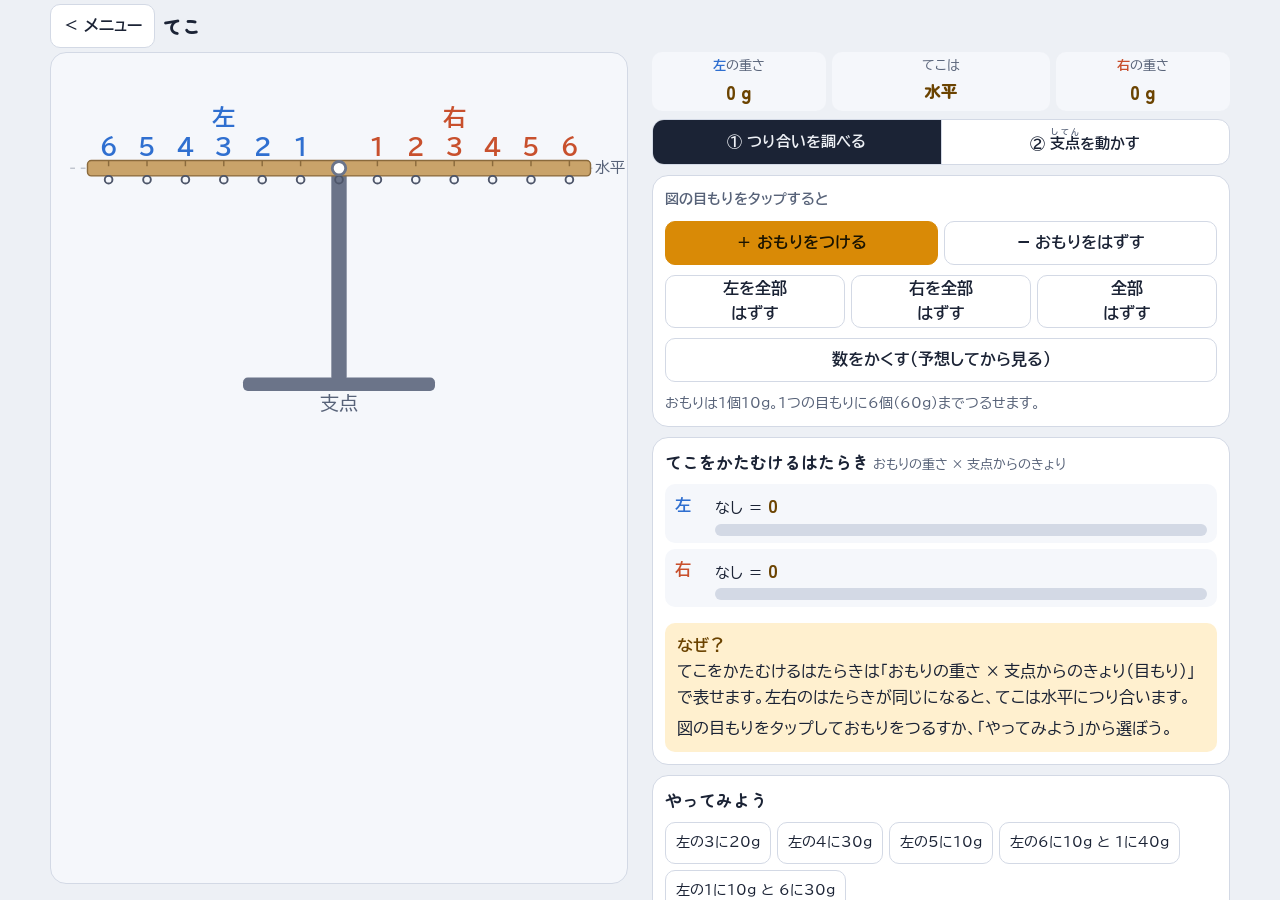
<file: teko/index.html>
<!doctype html>
<html lang="ja" data-root="../">
<head>
<meta charset="utf-8">
<meta name="viewport" content="width=device-width, initial-scale=1, viewport-fit=cover">
<meta name="robots" content="noindex, nofollow">
<meta name="theme-color" content="#edf0f5" media="(prefers-color-scheme: light)">
<meta name="theme-color" content="#0d1221" media="(prefers-color-scheme: dark)">
<title>てこ｜理科・算数ラボ</title>
<link rel="manifest" href="../manifest.webmanifest">
<link rel="icon" href="../icons/icon-192.png">
<link rel="apple-touch-icon" href="../icons/icon-180.png">
<link rel="preconnect" href="https://fonts.googleapis.com">
<link rel="preconnect" href="https://fonts.gstatic.com" crossorigin>
<link rel="stylesheet" href="https://fonts.googleapis.com/css2?family=BIZ+UDPGothic:wght@400;700&family=Zen+Maru+Gothic:wght@700;900&display=swap">
<link rel="stylesheet" href="../css/common.css">
<style>
:root{--left:#2f6fd0;--right:#c8502d;--ok:#2e9a5f;--wood:#c9a36a;--wood-edge:#8a6a3c;--metal:#8b93a6;--metal-edge:#4e566a;--stand:#6b7489}
@media (prefers-color-scheme: dark){:root{--left:#7fb0f5;--right:#f0906f;--ok:#5cc98e;--wood:#b08a55;--wood-edge:#e0c28f;--metal:#a3abbe;--metal-edge:#d6dbe6;--stand:#9aa4ba}}
.stage{height:auto;background:var(--surface2);border:1px solid var(--line)}
.stage svg{display:block;width:100%;height:auto;touch-action:manipulation}
.stats3{display:grid;grid-template-columns:1fr 1.25fr 1fr;gap:6px}
.stats3 .fact{text-align:center;padding:4px 6px}
.stats3 .v{font-family:var(--f-head);font-weight:900;font-size:19px;color:var(--accent-ink)}
.stats3 .j .v{font-size:17px}
.L{color:var(--left);font-weight:700}.R{color:var(--right);font-weight:700}
.lrow{display:grid;grid-template-columns:2em minmax(0,1fr);gap:4px 8px;align-items:center;background:var(--surface2);border-radius:10px;padding:7px 10px;margin:0 0 6px;font-variant-numeric:tabular-nums}
.lrow .nm{font-weight:700}
.lrow .fx{font-size:15px;line-height:1.5;overflow-wrap:anywhere}
.lrow .fx b{font-family:var(--f-head);font-size:19px}
.bar{grid-column:2;position:relative;height:12px;background:var(--line);border-radius:6px;overflow:hidden}
.bar i{position:absolute;left:0;top:0;bottom:0;border-radius:6px;transition:width .3s}
.why p{margin:0 0 6px}.why p:last-child{margin:0}
.presets{display:flex;flex-wrap:wrap;gap:6px}
.presets button{min-height:42px;border-radius:10px;border:1px solid var(--line);background:var(--surface);padding:0 10px;font-size:14px;cursor:pointer}
.found{background:var(--surface2);border-radius:10px;padding:8px 10px;font-size:15px;line-height:1.6}
.found b{font-family:var(--f-head);font-size:18px;color:var(--accent-ink)}
table.rec{width:100%;border-collapse:collapse;font-size:14px;font-variant-numeric:tabular-nums}
table.rec th,table.rec td{border-bottom:1px solid var(--line);padding:5px 4px;text-align:left}
table.rec th{color:var(--muted);font-size:13px}
.recwrap{max-height:200px;overflow:auto;border-radius:10px;background:var(--surface2);padding:2px 6px}
.empty{color:var(--muted);font-size:14px;padding:8px 4px}
#graph{display:block;width:100%;height:auto;background:var(--surface2);border-radius:10px}
.strip{display:grid;grid-template-columns:repeat(11,minmax(0,1fr));gap:2px;font-variant-numeric:tabular-nums}
.strip div{background:var(--surface2);border-radius:6px;padding:4px 0;text-align:center;font-size:11px;line-height:1.35;min-width:0}
.strip div b{display:block;font-size:14px}
.strip .cur{outline:2px solid var(--accent);outline-offset:-2px}
.strip .eq{background:var(--ok);color:#fff}
.note{font-size:13px;color:var(--muted);line-height:1.6;margin:0}
.btn:disabled{opacity:.45}
svg text{font-family:var(--f-body)}
.hitr{fill:transparent;cursor:pointer;outline:none}
.hitr:active{fill:var(--accent);fill-opacity:.15}
.hitr:focus-visible{stroke:var(--focus);stroke-width:3}
.mode .btn[aria-pressed="true"]{background:var(--accent);border-color:var(--accent);color:#1b1400}
h3{font-family:var(--f-head);font-size:16px;margin:4px 0 0}
</style>
</head>
<body>
<div id="app">
  <header class="topbar">
    <a class="backbtn" href="../">＜ メニュー</a>
    <h1>てこ</h1>
  </header>

  <section class="stage" aria-label="てこの図">
    <svg id="lever" viewBox="0 30 600 380" role="group" aria-label="てこの図"></svg>
  </section>

  <section class="status" aria-label="結果">
    <div class="stats3">
      <div class="fact"><div class="k"><span class="L">左</span>の重さ</div><div class="v" id="st-wl"></div></div>
      <div class="fact j"><div class="k">てこは</div><div class="v" id="st-j" aria-live="polite"></div></div>
      <div class="fact"><div class="k"><span class="R">右</span>の重さ</div><div class="v" id="st-wr"></div></div>
    </div>
  </section>

  <div class="tabs" role="tablist" aria-label="モード">
    <button role="tab" data-pane="p1">① つり合いを調べる</button>
    <button role="tab" data-pane="p2">② <ruby>支点<rt>してん</rt></ruby>を動かす</button>
  </div>

  <!-- ① -->
  <div class="pane" id="p1" role="tabpanel">
    <section class="panel">
      <div class="lbl">図の目もりをタップすると</div>
      <div class="grid2 mode">
        <button class="btn" data-mode="add" aria-pressed="true">＋ おもりをつける</button>
        <button class="btn" data-mode="remove" aria-pressed="false">− おもりをはずす</button>
      </div>
      <div class="grid3">
        <button class="btn" data-clear="L">左を全部<br>はずす</button>
        <button class="btn" data-clear="R">右を全部<br>はずす</button>
        <button class="btn" data-clear="all">全部<br>はずす</button>
      </div>
      <button class="btn hideBtn" aria-pressed="false">数をかくす（予想してから見る）</button>
      <p class="hint">おもりは1個10g。1つの目もりに6個（60g）までつるせます。</p>
    </section>
    <div class="slot"></div>
    <section class="panel">
      <h2>やってみよう</h2>
      <div class="presets" id="presets1"></div>
    </section>
    <section class="panel">
      <h2>つり合いの記録</h2>
      <div class="grid2">
        <button class="btn" id="b-rec" disabled>つり合ったので<br>記録する</button>
        <button class="btn" id="b-recclear">記録を消す</button>
      </div>
      <div class="recwrap"><table class="rec"><thead><tr><th>#</th><th><span class="L">左</span></th><th><span class="R">右</span></th><th>はたらき</th></tr></thead><tbody id="recbody"></tbody></table><div class="empty" id="recempty">まだ記録はありません。水平につり合ったら「記録する」を押そう。</div></div>
    </section>
    <section class="panel">
      <h2>右の1か所だけでつり合わせよう</h2>
      <div class="found" id="found"></div>
      <svg id="graph" viewBox="0 0 340 220" role="img" aria-label="右の目もりとおもりの重さのグラフ"></svg>
      <p class="hint" id="graphhint"></p>
    </section>
    <p class="note">このアプリでは、棒の重さはつり合っている（おもりがないとき水平）とし、支点のまさつは考えません。そのため、はたらきが「ぴったり同じ」ときだけ水平になり、少しでもちがうとかたむきます。本物の実験用てこでは、差がとても小さいとかたむかないことがあります。かたむきの角度は、どちらが大きいかだけを表していて、差の大きさとは関係ありません（本物も、止まるところまでかたむきます）。</p>
  </div>

  <!-- ② -->
  <div class="pane" id="p2" role="tabpanel" hidden>
    <section class="panel">
      <div class="lbl">図の目もりをタップすると</div>
      <div class="grid3 mode">
        <button class="btn" data-mode="add" aria-pressed="true">＋ おもりを<br>つける</button>
        <button class="btn" data-mode="remove" aria-pressed="false">− おもりを<br>はずす</button>
        <button class="btn" data-mode="move" aria-pressed="false">▲ 支点を<br>そこへ</button>
      </div>
      <div class="grid2">
        <button class="btn" id="fL">◀ 支点を左へ</button>
        <button class="btn" id="fR">支点を右へ ▶</button>
      </div>
      <div class="grid2">
        <button class="btn" data-clear="all">全部はずす</button>
        <button class="btn hideBtn" aria-pressed="false">数をかくす</button>
      </div>
      <p class="hint">棒の目もりは左はしから右はしまで12。図の数字は、そのときの支点からのきょり（目もり）です。</p>
    </section>
    <div class="slot"></div>
    <section class="panel">
      <h2>やってみよう</h2>
      <div class="presets" id="presets2"></div>
    </section>
    <section class="panel">
      <h2>支点をほかの場所に動かすと？</h2>
      <div class="strip" id="strip"></div>
      <p class="hint" id="striphint"></p>
    </section>
    <p class="note">ここでは、棒の重さは考えません（とても軽い棒と考えます）。入試では棒に重さがある問題も出ますが、このアプリでは入れていません。</p>
  </div>

  <!-- ①②で共通：はたらきと「なぜ？」（タブに合わせて移動する） -->
  <section class="panel" id="shared">
    <h2>てこをかたむけるはたらき<small>おもりの重さ × 支点からのきょり</small></h2>
    <div id="mom"></div>
    <div class="why"><b>なぜ？</b><div id="why"></div></div>
  </section>
</div>
<div id="update" class="update" hidden><span>新しい版があります。</span><button id="updateBtn" type="button">開き直す</button></div>

<script src="../js/common.js"></script>
<script>
(function(){
"use strict";
// ※ 計算と図のかき方は「てこラボ.html」（①②）と同じ。③問題は入れない
var UNIT=10, MAXN=6, NH=13, SP=40, X0=60, CY=150;
var NS="http://www.w3.org/2000/svg";
var reduce=window.matchMedia && matchMedia("(prefers-reduced-motion: reduce)").matches;
var $=function(id){return document.getElementById(id);};
function zeros(){var a=[];for(var i=0;i<NH;i++)a.push(0);return a;}
function hx(i){return X0+SP*i;}

/* ---------- モデル：穴 0〜12、支点 f ---------- */
function M(f){return {f:f,w:zeros(),stand:true,labels:"dist",ghost:null,frozen:false,interactive:true};}
var models={1:M(6),2:M(6)};
var tab=1, cur=models[1], mode="add", hide=false, recs=[];
function side(m,s){var t=[];for(var i=0;i<NH;i++){var d=(i-m.f)*s;if(m.w[i]&&d>0)t.push({g:m.w[i]*UNIT,d:d,i:i});}
  return s<0?t.reverse():t;}
function mom(m,s){return side(m,s).reduce(function(a,t){return a+t.g*t.d;},0);}
function wt(m,s){return side(m,s).reduce(function(a,t){return a+t.g;},0);}
function judge(m){var l=mom(m,-1),r=mom(m,1);return l>r?-1:(l<r?1:0);}
function fmt(m,s){var t=side(m,s);if(!t.length)return "なし";return t.map(function(x){return x.g+"g×"+x.d;}).join(" ＋ ");}
function single(m,s){var t=side(m,s);return t.length===1?t[0]:null;}
function solutions(Mo){var s=[];if(Mo<=0)return s;for(var j=1;j<=6;j++){if(Mo%(UNIT*j)===0){var n=Mo/(UNIT*j);if(n>=1&&n<=MAXN)s.push(j);}}return s;}

/* ---------- てこの図 ---------- */
var svg=$("lever"),gStand,gBeam,gLab,gW,gPiv,hits=[],ang=0,target=0,last=0,raf=0;
function el(n,at,p){var e=document.createElementNS(NS,n);for(var k in at)e.setAttribute(k,at[k]);if(p)p.appendChild(e);return e;}
function build(){
  el("line",{x1:20,y1:CY,x2:580,y2:CY,stroke:"var(--muted)","stroke-dasharray":"5 6","stroke-width":1,opacity:.5},svg);
  var tx=el("text",{x:598,y:CY+5,"text-anchor":"end","font-size":16,fill:"var(--muted)"},svg);tx.textContent="水平";
  gStand=el("g",{},svg);
  el("rect",{x:-100,y:368,width:200,height:14,rx:5,fill:"var(--stand)"},gStand);
  el("rect",{x:-8,y:CY,width:16,height:220,rx:3,fill:"var(--stand)"},gStand);
  gBeam=el("g",{},svg);
  el("rect",{x:hx(0)-22,y:CY-8,width:hx(12)-hx(0)+44,height:16,rx:4,fill:"var(--wood)",stroke:"var(--wood-edge)","stroke-width":1.5},gBeam);
  for(var i=0;i<NH;i++){
    el("line",{x1:hx(i),y1:CY-8,x2:hx(i),y2:CY-2,stroke:"var(--wood-edge)","stroke-width":1.5},gBeam);
    el("circle",{cx:hx(i),cy:CY+12,r:4,fill:"none",stroke:"var(--metal-edge)","stroke-width":2},gBeam);
  }
  gLab=el("g",{},gBeam);
  gW=el("g",{},svg);
  gPiv=el("g",{},svg);
  el("circle",{cx:0,cy:CY,r:7,fill:"var(--surface)",stroke:"var(--stand)","stroke-width":3},gPiv);
  var ft=el("text",{x:0,y:402,"text-anchor":"middle","font-size":20,fill:"var(--muted)"},gStand);ft.textContent="支点";
  var gH=el("g",{},svg);
  for(i=0;i<NH;i++){
    // スマホで押しやすいよう、となりの目もりとの間いっぱいまで広げる
    var r=el("rect",{"class":"hitr",width:40,height:170,rx:8,tabindex:0,role:"button"},gH);
    r.dataset.i=i;hits.push(r);
    r.addEventListener("click",function(){onHit(+this.dataset.i,mode==="remove"?-1:1);});
    r.addEventListener("keydown",function(e){
      if(e.key==="Enter"||e.key===" "){e.preventDefault();onHit(+this.dataset.i,mode==="remove"?-1:1);}
      else if(e.key==="Delete"||e.key==="Backspace"){e.preventDefault();onHit(+this.dataset.i,-1);}
    });
  }
}
function tiltMax(m){var arm=SP*Math.max(m.f,12-m.f);return Math.min(20,Math.asin(Math.min(1,95/arm))*180/Math.PI);}
function hook(i,m,a){var r=a*Math.PI/180,lx=hx(i)-hx(m.f),ly=12;return{x:hx(m.f)+lx*Math.cos(r)-ly*Math.sin(r),y:CY+lx*Math.sin(r)+ly*Math.cos(r)};}
function labels(){
  var m=cur,h="";
  for(var i=0;i<NH;i++){
    var d=i-m.f,txt,col;
    if(d===0&&m.stand)continue; txt=String(Math.abs(d)); col=d<0?"var(--left)":"var(--right)";
    h+='<text x="'+hx(i)+'" y="'+(CY-14)+'" text-anchor="middle" font-size="24" font-weight="700" fill="'+col+'">'+txt+'</text>';
  }
  h+='<text x="'+(hx(0)+hx(m.f))/2+'" y="'+(CY-44)+'" text-anchor="middle" font-size="24" font-weight="700" fill="var(--left)">'+(m.f>0?"左":"")+'</text>';
  h+='<text x="'+(hx(12)+hx(m.f))/2+'" y="'+(CY-44)+'" text-anchor="middle" font-size="24" font-weight="700" fill="var(--right)">'+(m.f<12?"右":"")+'</text>';
  gLab.innerHTML=h;
}
function draw(){
  var m=cur,fx=hx(m.f);
  gBeam.setAttribute("transform","rotate("+ang.toFixed(3)+" "+fx+" "+CY+")");
  gStand.setAttribute("transform","translate("+fx+" 0)");gPiv.setAttribute("transform","translate("+fx+" 0)");
  var h="";
  for(var i=0;i<NH;i++){
    var p=hook(i,m,ang),n=m.w[i],hr=hits[i];
    hr.setAttribute("x",(p.x-20).toFixed(1));hr.setAttribute("y",(p.y-40).toFixed(1));
    var d=i-m.f;
    hr.setAttribute("aria-label",(d===0?"支点の位置":(d<0?"左":"右")+"、支点からのきょり"+Math.abs(d))+"、おもり"+n+"個（"+n*UNIT+"g）");
    var col=d<0?"var(--left)":(d>0?"var(--right)":"var(--muted)");
    var y0=p.y+4;
    if(!n)continue;
    h+='<line x1="'+p.x.toFixed(1)+'" y1="'+y0.toFixed(1)+'" x2="'+p.x.toFixed(1)+'" y2="'+(y0+14).toFixed(1)+'" stroke="var(--metal-edge)" stroke-width="1.5"/>';
    for(var k=0;k<n;k++){var y=y0+14+k*15;
      h+='<rect x="'+(p.x-13).toFixed(1)+'" y="'+y.toFixed(1)+'" width="26" height="14" rx="4" fill="var(--metal)" stroke="var(--metal-edge)" stroke-width="1.2"/>';}
    h+='<text x="'+p.x.toFixed(1)+'" y="'+(y0+14+n*15+19).toFixed(1)+'" text-anchor="middle" font-size="19" font-weight="700" fill="'+col+'">'+n*UNIT+'g</text>';
  }
  gW.innerHTML=h;
}
function tick(t){
  var dt=last?Math.min(0.05,(t-last)/1000):0.016;last=t;
  var d=target-ang;
  if(reduce||Math.abs(d)<0.05){ang=target;}else{ang+=d*(1-Math.exp(-dt/0.13));}
  draw();
  if(ang!==target){raf=requestAnimationFrame(tick);}else{raf=0;last=0;}
}
function animate(){target=judge(cur)*tiltMax(cur);if(!raf){last=0;raf=requestAnimationFrame(tick);}}

/* ---------- 操作 ---------- */
var flashMsg="";
function flash(msg){flashMsg=msg;renderWhy();setTimeout(function(){if(flashMsg===msg){flashMsg="";renderWhy();}},2200);}
function onHit(i,d){
  if(mode==="move"&&d>0){moveF(i);return;}
  if(i===cur.f){flash("ここは支点です。支点にはおもりをつるせません。");return;}
  var n=cur.w[i]+d;
  if(n<0){flash("ここにはおもりがありません。");return;}
  if(n>MAXN){flash("1つの目もりには6個（60g）までです。");return;}
  cur.w[i]=n;update();
}
function moveF(i){
  if(i<1||i>11){flash("支点は、はしから1目もり以上内側に置こう。");return;}
  if(cur.w[i]){flash("おもりがある目もりには、支点を置けません。");return;}
  cur.f=i;ang=0;update();
}
$("fL").onclick=function(){var i=cur.f-1;while(i>=1&&cur.w[i])i--;if(i>=1)moveF(i);else flash("これより左には動かせません。");};
$("fR").onclick=function(){var i=cur.f+1;while(i<=11&&cur.w[i])i++;if(i<=11)moveF(i);else flash("これより右には動かせません。");};
function setMode(m){mode=m;[].forEach.call(document.querySelectorAll(".mode button"),function(b){b.setAttribute("aria-pressed",String(b.dataset.mode===m));});}
[].forEach.call(document.querySelectorAll(".mode"),function(g){g.addEventListener("click",function(e){var b=e.target.closest("button");if(b)setMode(b.dataset.mode);});});
[].forEach.call(document.querySelectorAll("[data-clear]"),function(b){b.onclick=function(){
  var c=b.dataset.clear;for(var i=0;i<NH;i++){var d=i-cur.f;if(c==="all"||(c==="L"&&d<0)||(c==="R"&&d>0))cur.w[i]=0;}update();};});
[].forEach.call(document.querySelectorAll(".hideBtn"),function(b){b.onclick=function(){hide=!hide;
  [].forEach.call(document.querySelectorAll(".hideBtn"),function(x){x.setAttribute("aria-pressed",String(hide));});update();};});

function preset(box,list,tabNo){list.forEach(function(p){
  var b=document.createElement("button");b.textContent=p.name;
  b.onclick=function(){var m=models[tabNo];m.w=zeros();m.f=p.f||6;for(var k in p.w)m.w[k]=p.w[k];ang=0;setMode("add");update();};
  $(box).appendChild(b);});}
preset("presets1",[
  {name:"左の3に20g",w:{3:2}},
  {name:"左の4に30g",w:{2:3}},
  {name:"左の5に10g",w:{1:1}},
  {name:"左の6に10g と 1に40g",w:{0:1,5:4}},
  {name:"左の1に10g と 6に30g",w:{5:1,0:3}}
],1);
preset("presets2",[
  {name:"両はしに30gと60g",w:{0:3,12:6}},
  {name:"左はし10g・右はし50g",w:{0:1,12:5}},
  {name:"左はし40g・右はし20g",w:{0:4,12:2}},
  {name:"3つのおもり（20g・20g・40g）",w:{0:2,4:2,12:4}}
],2);

/* ---------- 記録（①） ---------- */
$("b-rec").onclick=function(){
  var m=models[1];if(judge(m)!==0||!mom(m,-1))return;
  var k=m.w.join(",");
  if(recs.some(function(r){return r.key===k;})){flash("この組み合わせは、もう記録しています。");return;}
  recs.push({key:k,L:fmt(m,-1),R:fmt(m,1),m:mom(m,-1),r1:single(m,1)});
  update();flash("記録しました！");
};
$("b-recclear").onclick=function(){recs=[];update();};

/* ---------- 表示 ---------- */
function renderStats(){
  var m=cur,j=judge(m),wl=wt(m,-1),wr=wt(m,1),ml=mom(m,-1),mr=mom(m,1),mx=Math.max(ml,mr,1);
  $("st-wl").textContent=wl+" g";$("st-wr").textContent=wr+" g";
  $("st-j").textContent=(!wl&&!wr)?"水平":(j<0?"左にかたむく":(j>0?"右にかたむく":"水平につり合う"));
  var q=function(v){return hide?"？":String(v);};
  $("mom").innerHTML=
    '<div class="lrow"><span class="nm L">左</span><span class="fx">'+(hide?"？":fmt(m,-1))+' ＝ <b>'+q(ml)+'</b></span><div class="bar"><i style="width:'+(hide?0:ml/mx*100)+'%;background:var(--left)"></i></div></div>'+
    '<div class="lrow"><span class="nm R">右</span><span class="fx">'+(hide?"？":fmt(m,1))+' ＝ <b>'+q(mr)+'</b></span><div class="bar"><i style="width:'+(hide?0:mr/mx*100)+'%;background:var(--right)"></i></div></div>';
  $("b-rec").disabled=!(tab===1&&j===0&&ml>0);
}
function gcd(a,b){return b?gcd(b,a%b):a;}
function renderWhy(){
  var m=cur,ml=mom(m,-1),mr=mom(m,1),wl=wt(m,-1),wr=wt(m,1),j=judge(m),h=[];
  if(flashMsg)h.push('<p><b>'+flashMsg+'</b></p>');
  if(hide){
    h.push("<p>今は数をかくしています。図のかたむきを見て、左右それぞれ「重さ×きょり」を自分で計算してみよう。</p>");
  }else if(!wl&&!wr){
    h.push("<p>てこをかたむけるはたらきは「おもりの重さ × 支点からのきょり（目もり）」で表せます。左右のはたらきが同じになると、てこは水平につり合います。</p><p>図の目もりをタップしておもりをつるすか、「やってみよう」から選ぼう。</p>");
  }else if(j===0){
    h.push('<p>左は '+fmt(m,-1)+' ＝ '+ml+'、右は '+fmt(m,1)+' ＝ '+mr+'。左右のはたらきが同じなので、水平につり合います。</p>');
    var a=single(m,-1),b=single(m,1);
    if(tab===2&&a&&b&&a.g!==b.g){var g1=gcd(a.g,b.g),g2=gcd(a.d,b.d);
      h.push('<p>重さの比は 左:右 ＝ '+a.g/g1+':'+b.g/g1+'、支点からのきょりの比は 左:右 ＝ '+a.d/g2+':'+b.d/g2+'。重さの比を<b>逆</b>にしたきょりのところに支点を置くと、つり合います。</p>');}
    else if(wl!==wr)h.push('<p>おもりの重さは左 '+wl+'g、右 '+wr+'g でちがうのに、つり合っています。支点から遠いほど、軽いおもりでも大きくかたむけられるからです。</p>');
  }else{
    var big=j<0?"左":"右";
    h.push('<p>はたらきは左 '+ml+'、右 '+mr+' で、'+big+'のほうが大きいので、'+big+'にかたむきます。</p>');
    if((j<0&&wl<wr)||(j>0&&wr<wl))h.push('<p>おもりの重さは'+big+'のほうが軽いのに、'+big+'にかたむいています。重さだけでなく、支点からのきょりも関係するからです。</p>');
    if(tab===2)h.push('<p>支点を'+big+'へ動かすと、'+big+'のきょりが短くなって、はたらきが小さくなります。</p>');
    else h.push('<p>あと '+Math.abs(ml-mr)+' 分のはたらきを、'+(j<0?"右":"左")+'に足すか、'+big+'から減らすとつり合います。</p>');
  }
  $("why").innerHTML=h.join("");
}
function renderRecs(){
  var tb=$("recbody");tb.innerHTML="";
  recs.forEach(function(r,i){var tr=document.createElement("tr");
    tr.innerHTML="<td>"+(i+1)+"</td><td>"+r.L+"</td><td>"+r.R+"</td><td>"+r.m+" ＝ "+r.m+"</td>";tb.appendChild(tr);});
  $("recempty").style.display=recs.length?"none":"block";
}
function foundJ(Mo){var s={};recs.forEach(function(r){if(r.m===Mo&&r.r1)s[r.r1.d]=r.r1.g;});return s;}
function renderFound(){
  var m=models[1],Mo=mom(m,-1),box=$("found");
  if(!Mo){box.innerHTML="左におもりをつるすと、右の1か所だけでつり合わせる方法が何通りあるかを数えます。";return;}
  var sol=solutions(Mo),f=foundJ(Mo),k=Object.keys(f).length;
  if(!sol.length){box.innerHTML="左のはたらきは <b>"+(hide?"？":Mo)+"</b>。右の1か所だけでは、つり合わせられません（1か所に6個まで・目もりは6まで）。右の2か所に分けてつるしてみよう。";return;}
  box.innerHTML="左のはたらきが <b>"+(hide?"？":Mo)+"</b> のとき、右の1か所だけでつり合わせる方法は全部で <b>"+sol.length+"</b> 通り。記録して見つけたのは <b>"+k+"</b> 通り。"+(k===sol.length?" 全部見つけました！":"");
}
function renderGraph(){
  var m=models[1],g=$("graph"),Mo=mom(m,-1),x0=44,x1=326,y0=186,y1=30;
  var X=function(j){return x0+j/6.5*(x1-x0);},Y=function(w){return y0-(w/(MAXN*UNIT))*(y0-y1);};
  var h="";
  for(var w=0;w<=60;w+=10)h+='<line x1="'+x0+'" y1="'+Y(w)+'" x2="'+x1+'" y2="'+Y(w)+'" stroke="var(--line)"/><text x="'+(x0-6)+'" y="'+(Y(w)+4)+'" text-anchor="end" font-size="12" fill="var(--muted)">'+w+'</text>';
  for(var j=1;j<=6;j++)h+='<text x="'+X(j)+'" y="'+(y0+15)+'" text-anchor="middle" font-size="12" fill="var(--muted)">'+j+'</text>';
  h+='<line x1="'+x0+'" y1="'+y0+'" x2="'+x1+'" y2="'+y0+'" stroke="var(--muted)"/><line x1="'+x0+'" y1="'+y0+'" x2="'+x0+'" y2="'+y1+'" stroke="var(--muted)"/>';
  h+='<text x="'+x1+'" y="'+(y0+31)+'" text-anchor="end" font-size="12" fill="var(--muted)">右の目もり</text><text x="6" y="14" font-size="12" fill="var(--muted)">右のおもり（g）</text>';
  var hint="";
  if(Mo>0){
    if(!hide){var xs=Math.max(0.35,Mo/60),pts=[];
      if(xs<=6.5){for(var i=0;i<=60;i++){var x=xs+(6.5-xs)*i/60;pts.push(X(x).toFixed(1)+","+Y(Mo/x).toFixed(1));}
        h+='<polyline points="'+pts.join(" ")+'" fill="none" stroke="var(--accent)" stroke-width="2" stroke-dasharray="6 5"/>';}
      hint="点線は「重さ × 目もり ＝ "+Mo+"」になるところ。目もりが2倍、3倍になると、つり合う重さは2分の1、3分の1になります（<ruby>反比例<rt>はんぴれい</rt></ruby>）。";
    }else hint="数をかくしているので、点線は出していません。";
    var f=foundJ(Mo);for(var k in f)h+='<circle cx="'+X(+k)+'" cy="'+Y(f[k])+'" r="6" fill="var(--right)"/>';
    var t=single(m,1);if(t&&judge(m)===0)h+='<circle cx="'+X(t.d)+'" cy="'+Y(t.g)+'" r="9" fill="none" stroke="var(--right)" stroke-width="2.5"/>';
    hint+=" 赤い点は記録したつり合い（右の1か所だけのもの）です。";
  }else hint="左におもりをつるすと、グラフが出ます。";
  g.innerHTML=h;$("graphhint").innerHTML=hint;
}
function renderStrip(){
  var m=models[2],h="",any=m.w.some(function(n){return n>0;}),eqs=[];
  for(var f=1;f<=11;f++){
    var t={f:f,w:m.w},j=judge(t),cls=(f===m.f?"cur":""),sym;
    if(hide||!any)sym="・";
    else if(m.w[f])sym="●";
    else if(j===0){sym="＝";cls+=" eq";eqs.push(f);}
    else sym=j<0?"左↓":"右↓";
    h+='<div class="'+cls+'"><b>'+f+'</b>'+sym+'</div>';
  }
  $("strip").innerHTML=h;
  $("striphint").textContent=hide?"数をかくしているので、表は出していません。":(!any?"おもりをつるすと、支点を1〜11のどこに置いたらどうなるかが出ます（数字は左はしからの目もり、わくが今の支点）。":
    "数字は左はしからの目もり、わくが今の支点。「＝」はつり合う、「左↓」「右↓」はそちらにかたむく、「●」はおもりがある場所です。"+(eqs.length?"「＝」のところに支点を動かしてたしかめよう。":"支点をどこに置いてもつり合いません。おもりを変えてみよう。"));
}
function update(){
  renderStats();renderWhy();
  if(tab===1){renderRecs();renderFound();renderGraph();}
  if(tab===2)renderStrip();
  labels();animate();
}

/* ---------- タブ ---------- */
build();
LabTabs(function(id){
  tab=id==="p1"?1:2; cur=models[tab]; ang=0;
  if(mode==="move"&&tab!==2)setMode("add");
  // 「はたらき」と「なぜ？」の箱を、表示中のタブの操作の下へ移す
  document.querySelector("#"+id+" .slot").appendChild($("shared"));
  update();draw();
});
})();
</script>
</body>
</html>
</file>
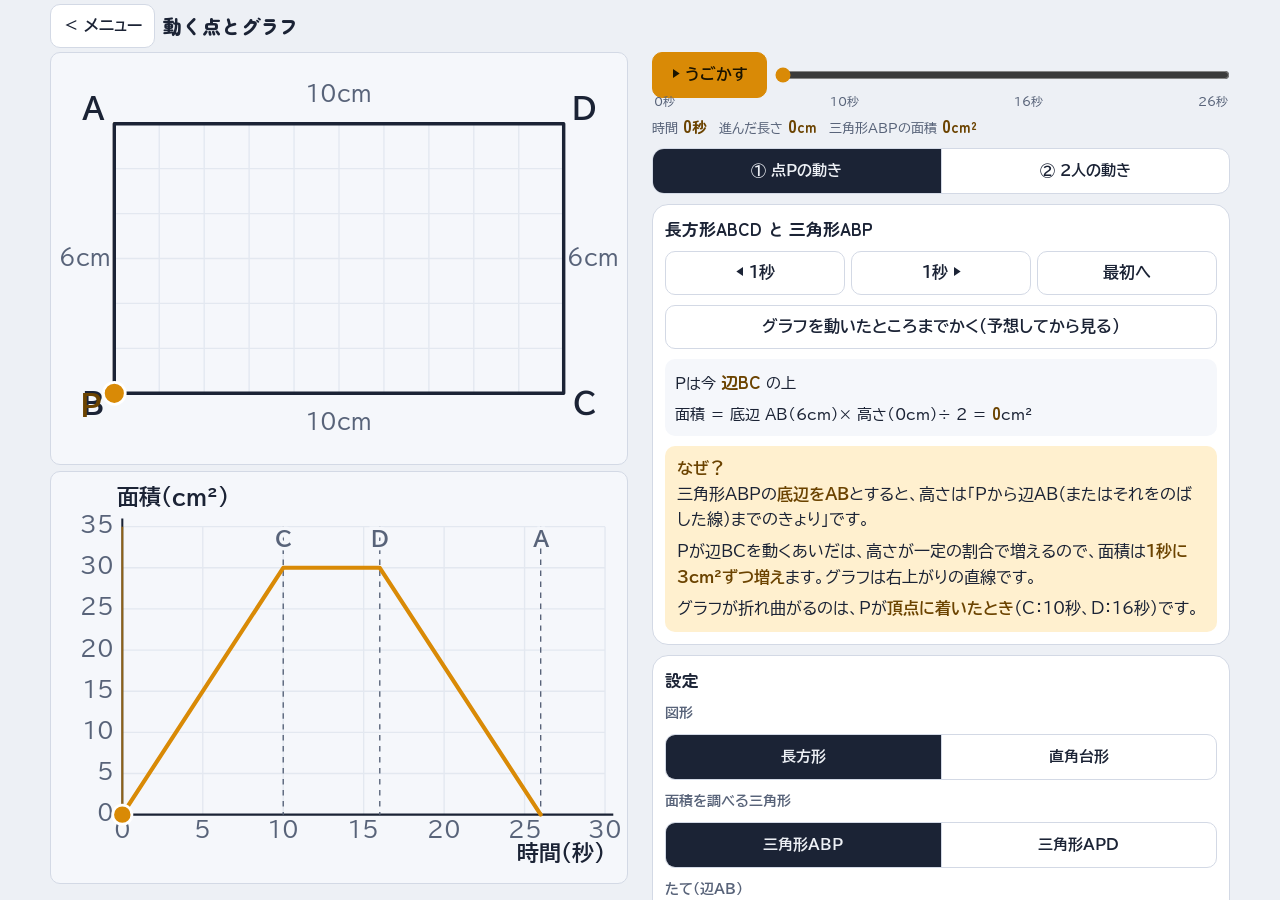
<file: ten/index.html>
<!doctype html>
<html lang="ja" data-root="../">
<head>
<meta charset="utf-8">
<meta name="viewport" content="width=device-width, initial-scale=1, viewport-fit=cover">
<meta name="robots" content="noindex, nofollow">
<meta name="theme-color" content="#edf0f5" media="(prefers-color-scheme: light)">
<meta name="theme-color" content="#0d1221" media="(prefers-color-scheme: dark)">
<title>動く点とグラフ｜理科・算数ラボ</title>
<link rel="manifest" href="../manifest.webmanifest">
<link rel="icon" href="../icons/icon-192.png">
<link rel="apple-touch-icon" href="../icons/icon-180.png">
<link rel="preconnect" href="https://fonts.googleapis.com">
<link rel="preconnect" href="https://fonts.gstatic.com" crossorigin>
<link rel="stylesheet" href="https://fonts.googleapis.com/css2?family=BIZ+UDPGothic:wght@400;700&family=Zen+Maru+Gothic:wght@700;900&display=swap">
<link rel="stylesheet" href="../css/common.css">
<style>
:root{--p1:#3f7ee0;--p2:#9a5fd6;--ok:#2e9a5f;--ng:#c8502d;--grid:#e3e8f0}
@media (prefers-color-scheme: dark){:root{--p1:#7aa7f2;--p2:#bf93ee;--ok:#5cc98e;--ng:#f0906f;--grid:#243049}}
/* 図とグラフ（上に固定） */
.figs{flex:0 0 auto;height:min(54dvh,125vw);margin:0 10px;display:flex;flex-direction:column;gap:6px}
.figs[hidden]{display:none}
.fig{display:block;width:100%;min-height:0;border-radius:10px;background:var(--surface2);border:1px solid var(--line)}
#fig1,#gr1{flex:1 1 0}
#fig2{flex:17 1 0}#gr2{flex:28 1 0}
.fig .ts{font-size:16px}.fig .ta{font-size:15px}.fig .tv{font-size:21px}
svg text{font-family:var(--f-body);font-variant-numeric:tabular-nums}
.playrow{display:flex;gap:8px;align-items:center}
.playrow input{flex:1;min-width:0}
.tick{display:flex;justify-content:space-between;font-size:12px;color:var(--muted);margin:-6px 2px 0;font-variant-numeric:tabular-nums}
.mini{display:flex;gap:4px 12px;flex-wrap:wrap;font-size:15px;font-variant-numeric:tabular-nums}
.mini b{font-family:var(--f-head);font-size:18px;color:var(--accent-ink)}
.mini .k{color:var(--muted);font-size:13px}
.ctlbox[hidden]{display:none}
.seg button{padding:0 4px;font-size:15px}
.dot{display:inline-block;width:.8em;height:.8em;border-radius:50%;vertical-align:-1px;margin-right:3px}
.d1{background:var(--p1)}.d2{background:var(--p2)}
.now{background:var(--surface2);border-radius:10px;padding:8px 10px;font-size:15px;line-height:1.8;font-variant-numeric:tabular-nums}
.now b{font-family:var(--f-head);font-size:17px;color:var(--accent-ink)}
.why p{margin:0 0 6px}.why p:last-child{margin:0}
.btn[aria-pressed="true"]{background:var(--ink);color:var(--bg);border-color:var(--ink)}
[hidden]{display:none!important}
@media (min-width:820px) and (min-height:500px){.figs{grid-area:stage;height:auto;margin:0 10px 16px}}
</style>
</head>
<body>
<div id="app">
  <header class="topbar">
    <a class="backbtn" href="../">＜ メニュー</a>
    <h1>動く点とグラフ</h1>
  </header>

  <section class="figs" id="figs1" aria-label="図形とグラフ">
    <svg class="fig" id="fig1" viewBox="0 0 420 300" role="img" aria-label="図形と動く点P"></svg>
    <svg class="fig" id="gr1" viewBox="0 0 420 280" role="img" aria-label="時間と面積のグラフ"></svg>
  </section>
  <section class="figs" id="figs2" aria-label="道とグラフ" hidden>
    <svg class="fig" id="fig2" viewBox="0 0 420 170" role="img" aria-label="家と学校の間の道と2人"></svg>
    <svg class="fig" id="gr2" viewBox="0 0 420 280" role="img" aria-label="時間と道のりのグラフ"></svg>
  </section>

  <section class="status">
    <div class="ctlbox" id="st1">
      <div class="playrow"><button class="play" id="play1">▶ うごかす</button><input type="range" id="rng1" min="0" step="0.1" aria-label="時間"></div>
      <div class="tick" id="tick1"></div>
      <div class="mini"><span><span class="k">時間</span> <b id="s1t"></b></span><span><span class="k">進んだ長さ</span> <b id="s1d"></b></span><span><span class="k" id="s1ak">面積</span> <b id="s1a"></b></span></div>
    </div>
    <div class="ctlbox" id="st2" hidden>
      <div class="playrow"><button class="play" id="play2">▶ うごかす</button><input type="range" id="rng2" min="0" step="0.1" aria-label="時間"></div>
      <div class="tick" id="tick2"></div>
      <div class="mini"><span><span class="k" id="s2tk">時間</span> <b id="s2t"></b></span><span><span class="dot d1"></span><span class="k">兄</span> <b id="s2a"></b></span><span><span class="dot d2"></span><span class="k">弟</span> <b id="s2b"></b></span><span><span class="k">2人の間</span> <b id="s2g"></b></span></div>
    </div>
  </section>

  <div class="tabs" role="tablist" aria-label="モード">
    <button role="tab" data-pane="p1">① 点Pの動き</button>
    <button role="tab" data-pane="p2">② 2人の動き</button>
  </div>

  <!-- ① -->
  <div class="pane" id="p1" role="tabpanel">
    <section class="panel">
      <h2 id="t1title"></h2>
      <div class="grid3"><button class="btn" data-step1="-1">◀ 1秒</button><button class="btn" data-step1="1">1秒 ▶</button><button class="btn" data-step1="0">最初へ</button></div>
      <button class="btn" id="trace1" aria-pressed="false">グラフを動いたところまでかく（予想してから見る）</button>
      <div class="now" id="now1"></div>
      <div class="why"><b>なぜ？</b><div id="why1"></div></div>
    </section>
    <section class="panel">
      <h2>設定</h2>
      <div class="lbl">図形</div>
      <div class="seg" id="shape1"><button data-v="rect" aria-pressed="true">長方形</button><button data-v="trap" aria-pressed="false">直角台形</button></div>
      <div class="lbl">面積を調べる三角形</div>
      <div class="seg" id="tri1"><button data-v="AB" aria-pressed="true">三角形ABP</button><button data-v="AD" aria-pressed="false">三角形APD</button></div>
      <div id="rectSize">
        <div class="lbl">たて（辺AB）</div>
        <div class="seg" id="ab1"><button data-v="4">4cm</button><button data-v="6" aria-pressed="true">6cm</button><button data-v="8">8cm</button></div>
        <div class="lbl" style="margin-top:10px">横（辺BC）</div>
        <div class="seg" id="bc1"><button data-v="8">8cm</button><button data-v="10" aria-pressed="true">10cm</button><button data-v="12">12cm</button></div>
      </div>
      <div class="lbl">点Pの速さ</div>
      <div class="seg" id="sp1"><button data-v="1" aria-pressed="true">毎秒1cm</button><button data-v="2" aria-pressed="false">毎秒2cm</button><button data-v="3" aria-pressed="false">毎秒3cm</button></div>
      <p class="hint">点PはBを出発して、B→C→D→Aの順に辺の上を動き、Aで止まります。グラフの点線は、Pが頂点（C・D・A）に着いた時刻です。</p>
    </section>
  </div>

  <!-- ② -->
  <div class="pane" id="p2" role="tabpanel" hidden>
    <section class="panel">
      <h2 id="t2title"></h2>
      <div class="lbl">グラフ</div>
      <div class="seg" id="gm2"><button data-v="dia" aria-pressed="true">家からの道のり</button><button data-v="gap" aria-pressed="false">2人の間のきょり</button></div>
      <div class="why"><b>計算で求めると</b><div id="why2"></div></div>
    </section>
    <section class="panel">
      <h2>設定</h2>
      <div class="lbl">場面</div>
      <div class="seg" id="sc2"><button data-v="meet" aria-pressed="true">向かい合って出会う</button><button data-v="catch" aria-pressed="false">同じ向きで追いつく</button></div>
      <div class="lbl"><span class="dot d1"></span>兄の速さ（分速）</div>
      <div class="seg" id="a2"><button data-v="60">60m</button><button data-v="75">75m</button><button data-v="90" aria-pressed="true">90m</button><button data-v="100">100m</button></div>
      <div class="lbl"><span class="dot d2"></span>弟の速さ（分速）</div>
      <div class="seg" id="b2"><button data-v="40">40m</button><button data-v="50">50m</button><button data-v="60" aria-pressed="true">60m</button><button data-v="75">75m</button></div>
      <div class="lbl">弟が先に出発する時間</div>
      <div class="seg" id="d2"><button data-v="0" aria-pressed="true">同時</button><button data-v="3">3分</button><button data-v="5">5分</button><button data-v="8">8分</button></div>
      <p class="hint" id="hint2"></p>
    </section>
  </div>
</div>
<div id="update" class="update" hidden><span>新しい版があります。</span><button id="updateBtn" type="button">開き直す</button></div>
<script src="../js/common.js"></script>
<script>
// ※ 計算・図・説明文は「動く点とグラフラボ.html」（①②）と同じ。③問題は入れない
(function(){
"use strict";
var $=function(id){return document.getElementById(id);};
var NS="http://www.w3.org/2000/svg";
var RATE=2.5; // 1秒間に進むシミュレーションの時間（秒または分）

/* ---------- 数の表示 ---------- */
function gcd(a,b){a=Math.abs(a);b=Math.abs(b);while(b){var t=a%b;a=b;b=t;}return a;}
function frac(p,q){var g=gcd(p,q);p/=g;q/=g;var w=Math.floor(p/q),r=p-w*q;return (w?w+"と":"")+r+"/"+q;}
function num(x){var r=Math.round(x*100)/100;if(Math.abs(x-r)<1e-6)return String(+r.toFixed(2));
  for(var q=3;q<=48;q++){var p=Math.round(x*q);if(Math.abs(x*q-p)<1e-7)return frac(p,q);}return "約"+(+x.toFixed(1));}
function nice(x){return Math.abs(x*100-Math.round(x*100))<1e-6;}
function rnd(n){return Math.floor(Math.random()*n);}
function pick(a){return a[rnd(a.length)];}
function el(svg,t,a,txt){var e=document.createElementNS(NS,t);for(var k in a)e.setAttribute(k,a[k]);if(txt!=null)e.textContent=txt;svg.appendChild(e);return e;}
function clear(svg){while(svg.firstChild)svg.removeChild(svg.firstChild);}

/* =========================================================
   点Pのモデル
   ========================================================= */
/* 頂点：A 左上、B 左下、C 右下、D 右上（cm） */
function makeShape(kind,ab,bc){
  var V=kind==="trap"?{A:[0,8],B:[0,0],C:[12,0],D:[6,8]}:{A:[0,ab],B:[0,0],C:[bc,0],D:[bc,ab]};
  return {kind:kind,V:V,nm:kind==="trap"?"直角台形":"長方形"};
}
function dist(a,b){return Math.hypot(a[0]-b[0],a[1]-b[1]);}
function makeModel(shape,tri,sp){
  var R=["B","C","D","A"],segs=[],t0=0,d0=0;
  for(var i=0;i<3;i++){var a=shape.V[R[i]],b=shape.V[R[i+1]],l=dist(a,b);segs.push({from:R[i],to:R[i+1],a:a,b:b,len:l,d0:d0,t0:t0,t1:t0+l/sp});d0+=l;t0+=l/sp;}
  var m={shape:shape,tri:tri,sp:sp,segs:segs,T:t0,total:d0};
  m.X=shape.V.A;m.Y=shape.V[tri==="AB"?"B":"D"];
  m.triName=tri==="AB"?"三角形ABP":"三角形APD";
  m.baseName=tri==="AB"?"AB":"AD";
  m.base=dist(m.X,m.Y);
  return m;
}
function segAt(m,t){for(var i=0;i<m.segs.length;i++)if(t<=m.segs[i].t1+1e-9)return m.segs[i];return m.segs[m.segs.length-1];}
function posAt(m,t){t=Math.max(0,Math.min(m.T,t));var s=segAt(m,t),u=(t-s.t0)/(s.t1-s.t0);return [s.a[0]+(s.b[0]-s.a[0])*u,s.a[1]+(s.b[1]-s.a[1])*u];}
function heightAt(m,P){var X=m.X,Y=m.Y,cx=(Y[0]-X[0])*(P[1]-X[1])-(Y[1]-X[1])*(P[0]-X[0]);return Math.abs(cx)/m.base;}
function areaAt(m,t){var P=posAt(m,t);return m.base*heightAt(m,P)/2;}
function breaks(m){var b=[0];m.segs.forEach(function(s){b.push(s.t1);});return b;}

/* ---------- 図形の図 ---------- */
function drawShape(svg,m,t,opt){
  opt=opt||{};clear(svg);
  var V=m.shape.V,xs=[],ys=[];for(var k in V){xs.push(V[k][0]);ys.push(V[k][1]);}
  var W=420,H=300,mg=46,w=Math.max.apply(0,xs),h=Math.max.apply(0,ys),sc=Math.min((W-2*mg)/w,(H-2*mg)/h);
  var ox=(W-w*sc)/2,oy=(H+h*sc)/2;
  var S=function(p){return [ox+p[0]*sc,oy-p[1]*sc];};
  // 1cmごとの方眼
  for(var i=0;i<=w;i++)el(svg,"line",{x1:ox+i*sc,y1:oy,x2:ox+i*sc,y2:oy-h*sc,stroke:"var(--grid)","stroke-width":1});
  for(i=0;i<=h;i++)el(svg,"line",{x1:ox,y1:oy-i*sc,x2:ox+w*sc,y2:oy-i*sc,stroke:"var(--grid)","stroke-width":1});
  var ord=["A","B","C","D"],pts=ord.map(function(n){return S(V[n]).join(",");}).join(" ");
  var P=posAt(m,t),showP=!opt.noP;
  if(showP){var tri=[m.X,m.Y,P].map(function(p){return S(p).join(",");}).join(" ");
    el(svg,"polygon",{points:tri,fill:"var(--accent)","fill-opacity":.28,stroke:"var(--accent)","stroke-width":2,"stroke-linejoin":"round"});}
  el(svg,"polygon",{points:pts,fill:"none",stroke:"var(--ink)","stroke-width":2.5,"stroke-linejoin":"round"});
  // 進んだ道
  if(showP&&t>0){var d="M"+S(V.B).join(",");m.segs.forEach(function(s){if(t>=s.t1)d+=" L"+S(s.b).join(",");else if(t>s.t0)d+=" L"+S(P).join(",");});
    el(svg,"path",{d:d,fill:"none",stroke:"var(--accent)","stroke-width":6,"stroke-linecap":"round","stroke-linejoin":"round","stroke-opacity":.75});}
  // 辺の長さ
  var cen=[w/2,h/2];
  [["A","B"],["B","C"],["C","D"],["D","A"]].forEach(function(e){
    var a=V[e[0]],b=V[e[1]],mx=(a[0]+b[0])/2,my=(a[1]+b[1])/2,nx=b[1]-a[1],ny=-(b[0]-a[0]),l=Math.hypot(nx,ny);nx/=l;ny/=l;
    if((mx-cen[0])*nx+(my-cen[1])*ny<0){nx=-nx;ny=-ny;}
    var q=S([mx+nx*0.1,my+ny*0.1]),name=e[0]+e[1],hide=opt.hide&&opt.hide.indexOf(name)>=0;
    el(svg,"text",{"class":"ts",x:q[0]+nx*18,y:q[1]-ny*18+5,"text-anchor":"middle","font-size":14,fill:hide?"var(--ng)":"var(--muted)","font-weight":hide?700:400},hide?"？cm":num(dist(a,b))+"cm");
  });
  // 頂点
  ord.forEach(function(n){var p=V[n],dx=p[0]-cen[0],dy=p[1]-cen[1],l=Math.hypot(dx,dy)||1,q=S(p);
    el(svg,"text",{"class":"tv",x:q[0]+dx/l*18,y:q[1]-dy/l*18+6,"text-anchor":"middle","font-size":18,"font-weight":700,fill:"var(--ink)"},n);});
  if(m.shape.kind==="trap"){[["B",1,1],["A",1,-1]].forEach(function(r){var q=S(m.shape.V[r[0]]);el(svg,"path",{d:"M"+(q[0]+10)+","+q[1]+" l0,"+(-10*r[2])+" l-10,0",fill:"none",stroke:"var(--muted)","stroke-width":1.2,transform:"translate(0,0)"});});}
  if(showP){
    // 高さ（Pから底辺をふくむ直線への垂線）
    var X=m.X,Y=m.Y,ux=(Y[0]-X[0])/m.base,uy=(Y[1]-X[1])/m.base,tt=(P[0]-X[0])*ux+(P[1]-X[1])*uy,F=[X[0]+ux*tt,X[1]+uy*tt],hh=heightAt(m,P);
    if(hh>1e-6){var a1=S(P),b1=S(F);el(svg,"line",{x1:a1[0],y1:a1[1],x2:b1[0],y2:b1[1],stroke:"var(--focus)","stroke-width":2,"stroke-dasharray":"6 4"});
      var mx=(a1[0]+b1[0])/2,my=(a1[1]+b1[1])/2,horiz=Math.abs(a1[1]-b1[1])<1,right=mx>S(cen)[0];
      if(right&&mx+44>W)right=false;if(!right&&mx-44<0)right=true;
      el(svg,"text",{"class":"ta",x:mx+(horiz?0:(right?7:-7)),y:my+(horiz?-8:5),"text-anchor":horiz?"middle":(right?"start":"end"),"font-size":14,fill:"var(--focus)","font-weight":700},"高さ");}
    var p=S(P);el(svg,"circle",{cx:p[0],cy:p[1],r:8,fill:"var(--accent)",stroke:"var(--surface)","stroke-width":2});
    var dx=P[0]-cen[0],dy=P[1]-cen[1],l=Math.hypot(dx,dy)||1;
    el(svg,"text",{"class":"tv",x:p[0]+dx/l*20,y:p[1]-dy/l*20+6,"text-anchor":"middle","font-size":17,"font-weight":900,fill:"var(--accent-ink)"},"P");
  }
}

/* ---------- 目もりの幅を決める ---------- */
function niceStep(max,n){var raw=max/n,p=Math.pow(10,Math.floor(Math.log10(raw))),c=[1,2,2.5,5,10];for(var i=0;i<c.length;i++)if(c[i]*p>=raw)return c[i]*p;return 10*p;}
/* 折れ線のグラフ
   o={xmax,ymax,xlab,ylab,xunit,yunit,lines:[{pts,col,upto}],cur:[{x,y,col}],marks:[x...],markLab:[..],hl:{x,y,lab}} */
function drawGraph(svg,o){
  clear(svg);var W=420,H=280,L=52,R=16,T=30,B=40,gw=W-L-R,gh=H-T-B;
  var xs=niceStep(o.xmax,8),ys=niceStep(o.ymax,6),xm=Math.ceil(o.xmax/xs-1e-9)*xs,ym=Math.ceil(o.ymax*1.08/ys-1e-9)*ys;
  var X=function(v){return L+v/xm*gw;},Y=function(v){return T+gh-v/ym*gh;};
  for(var v=0;v<=xm+1e-9;v+=xs){el(svg,"line",{x1:X(v),y1:T,x2:X(v),y2:T+gh,stroke:"var(--grid)"});if(!o.noXnum)el(svg,"text",{"class":"ts",x:X(v),y:T+gh+16,"text-anchor":"middle","font-size":12,fill:"var(--muted)"},num(v));}
  for(v=0;v<=ym+1e-9;v+=ys){el(svg,"line",{x1:L,y1:Y(v),x2:L+gw,y2:Y(v),stroke:"var(--grid)"});if(!o.noYnum)el(svg,"text",{"class":"ts",x:L-6,y:Y(v)+4,"text-anchor":"end","font-size":12,fill:"var(--muted)"},num(v));}
  el(svg,"line",{x1:L,y1:T+gh,x2:L+gw+6,y2:T+gh,stroke:"var(--ink)","stroke-width":1.5});
  el(svg,"line",{x1:L,y1:T+gh,x2:L,y2:T-6,stroke:"var(--ink)","stroke-width":1.5});
  el(svg,"text",{"class":"ts",x:L+gw,y:H-6,"text-anchor":"end","font-size":12.5,fill:"var(--ink)","font-weight":700},o.xlab);
  el(svg,"text",{"class":"ts",x:L-4,y:14,"text-anchor":"start","font-size":12.5,fill:"var(--ink)","font-weight":700},o.ylab);
  (o.marks||[]).forEach(function(mk){el(svg,"line",{x1:X(mk.x),y1:T,x2:X(mk.x),y2:T+gh,stroke:"var(--muted)","stroke-dasharray":"4 4"});
    if(mk.lab)el(svg,"text",{"class":"ta",x:X(mk.x),y:T+14,"text-anchor":"middle","font-size":12.5,"font-weight":700,fill:"var(--muted)",stroke:"var(--surface2)","stroke-width":5,"paint-order":"stroke"},mk.lab);});
  (o.ymarks||[]).forEach(function(mk){el(svg,"line",{x1:L,y1:Y(mk.y),x2:L+gw,y2:Y(mk.y),stroke:"var(--muted)","stroke-dasharray":"4 4"});
    el(svg,"text",{"class":"ta",x:L+4,y:Y(mk.y)-4,"font-size":11.5,"font-weight":700,fill:"var(--accent-ink)"},mk.lab);});
  (o.lines||[]).forEach(function(ln){var pts=ln.pts.slice();
    if(ln.upto!=null){var out=[];for(var i=0;i<pts.length;i++){if(pts[i][0]<=ln.upto)out.push(pts[i]);else{if(i>0){var a=pts[i-1],b=pts[i],u=(ln.upto-a[0])/(b[0]-a[0]);if(u>0)out.push([ln.upto,a[1]+(b[1]-a[1])*u]);}break;}}pts=out;}
    if(pts.length>1)el(svg,"polyline",{points:pts.map(function(p){return X(p[0])+","+Y(p[1]);}).join(" "),fill:"none",stroke:ln.col,"stroke-width":3,"stroke-linejoin":"round","stroke-linecap":"round"});
    (ln.dots||[]).forEach(function(p){el(svg,"circle",{cx:X(p[0]),cy:Y(p[1]),r:3.5,fill:ln.col});});});
  (o.xlabs||[]).forEach(function(xl){el(svg,"text",{"class":"ts",x:X(xl.x),y:T+gh+16,"text-anchor":"middle","font-size":12,"font-weight":700,fill:"var(--accent-ink)"},xl.t);});
  (o.ylabs||[]).forEach(function(yl){el(svg,"text",{"class":"ts",x:L-6,y:Y(yl.y)+4,"text-anchor":"end","font-size":12,"font-weight":700,fill:"var(--accent-ink)"},yl.t);
    el(svg,"line",{x1:L,y1:Y(yl.y),x2:X(yl.x||0),y2:Y(yl.y),stroke:"var(--muted)","stroke-dasharray":"3 4"});});
  if(o.hl){el(svg,"circle",{cx:X(o.hl.x),cy:Y(o.hl.y),r:9,fill:"none",stroke:"var(--ink)","stroke-width":2});
    el(svg,"text",{"class":"ta",x:X(o.hl.x),y:Y(o.hl.y)-14,"text-anchor":"middle","font-size":12.5,"font-weight":700,fill:"var(--ink)"},o.hl.lab);}
  (o.cur||[]).forEach(function(c){el(svg,"line",{x1:X(c.x),y1:T,x2:X(c.x),y2:T+gh,stroke:"var(--accent)","stroke-width":1.5,"stroke-opacity":.6});
    el(svg,"circle",{cx:X(c.x),cy:Y(c.y),r:7,fill:c.col,stroke:"var(--surface)","stroke-width":2});});
}
function areaLine(m){return breaks(m).map(function(t){return [t,areaAt(m,t)];});}

/* =========================================================
   ① 動かして調べる
   ========================================================= */
var S1={shape:"rect",ab:6,bc:10,tri:"AB",sp:1,t:0,trace:false},M1=null,playing=0,lastTs=0;
function build1(){M1=makeModel(makeShape(S1.shape,S1.ab,S1.bc),S1.tri,S1.sp);S1.t=Math.min(S1.t,M1.T);
  var r=$("rng1");r.max=M1.T;r.value=S1.t;
  $("tick1").innerHTML=breaks(M1).map(function(t,i){return "<span>"+num(t)+"秒"+(i?"":"")+"</span>";}).join("");
  $("rectSize").hidden=S1.shape!=="rect";draw1();}
function draw1(){
  var m=M1,t=S1.t,s=segAt(m,t),P=posAt(m,t),a=areaAt(m,t),h=heightAt(m,P);
  $("t1title").textContent=m.shape.nm+"ABCD と "+m.triName;
  drawShape($("fig1"),m,t);
  var br=breaks(m),line=areaLine(m),maxA=Math.max.apply(0,line.map(function(p){return p[1];}));
  drawGraph($("gr1"),{xmax:m.T,ymax:Math.max(maxA,1),xlab:"時間（秒）",ylab:"面積（cm²）",
    lines:[{pts:line,col:"var(--accent)",upto:S1.trace?t:null}],cur:[{x:t,y:a,col:"var(--accent)"}],
    marks:br.slice(1).map(function(x,i){return {x:x,lab:m.segs[i].to};})});
  $("s1t").innerHTML=num(t)+"<small>秒</small>";$("s1d").innerHTML=num(m.sp*t)+"<small>cm</small>";
  $("s1ak").textContent=m.triName+"の面積";$("s1a").innerHTML=num(a)+"<small>cm²</small>";
  var edge="辺"+s.from+s.to,slope=(areaAt(m,s.t1)-areaAt(m,s.t0))/(s.t1-s.t0);
  var at=t>=m.T-1e-9?"Aに着いて止まりました":(Math.abs(t-s.t0)<1e-9&&t>0?s.from+"に着いたところ（ここから"+edge+"）":"Pは今 <b>"+edge+"</b> の上");
  $("now1").innerHTML=at+"<br>面積 ＝ 底辺 "+m.baseName+"（"+num(m.base)+"cm）× 高さ（"+num(h)+"cm）÷ 2 ＝ <b>"+num(a)+"</b>cm²";
  var w="<p>"+m.triName+"の<b>底辺を"+m.baseName+"</b>とすると、高さは「Pから辺"+m.baseName+"（またはそれをのばした線）までのきょり」です。</p>";
  if(Math.abs(slope)<1e-9)w+="<p>Pが"+edge+"を動くあいだは、"+edge+"が辺"+m.baseName+"と<b>平行</b>なので、高さが変わりません。だから面積も変わらず、<b>グラフは水平</b>になります。</p>";
  else w+="<p>Pが"+edge+"を動くあいだは、高さが一定の割合で"+(slope>0?"増える":"減る")+"ので、面積は<b>1秒に"+num(Math.abs(slope))+"cm²ずつ"+(slope>0?"増え":"減り")+"</b>ます。グラフは"+(slope>0?"右上がり":"右下がり")+"の直線です。</p>";
  w+="<p>グラフが折れ曲がるのは、Pが<b>頂点に着いたとき</b>（"+br.slice(1,3).map(function(x,i){return m.segs[i].to+"："+num(x)+"秒";}).join("、")+"）です。</p>";
  $("why1").innerHTML=w;
  $("rng1").value=t;
}
function seg1(id,key,cast){$(id).addEventListener("click",function(e){var b=e.target.closest("button");if(!b)return;S1[key]=cast(b.dataset.v);
  [].forEach.call(this.children,function(x){x.setAttribute("aria-pressed",String(x===b));});stop();S1.t=0;build1();});}
seg1("shape1","shape",String);seg1("tri1","tri",String);seg1("ab1","ab",Number);seg1("bc1","bc",Number);seg1("sp1","sp",Number);
$("rng1").addEventListener("input",function(){stop();S1.t=+this.value;draw1();});
[].forEach.call(document.querySelectorAll("[data-step1]"),function(b){b.onclick=function(){stop();var d=+b.dataset.step1;S1.t=d===0?0:Math.max(0,Math.min(M1.T,Math.round(S1.t)+d));draw1();};});
$("trace1").onclick=function(){S1.trace=!S1.trace;this.setAttribute("aria-pressed",String(S1.trace));draw1();};

/* ---------- 再生 ---------- */
function stop(){playing=0;$("play1").textContent="▶ うごかす";$("play2").textContent="▶ うごかす";}
function start(which){playing=which;lastTs=0;$("play"+which).textContent="❚❚ とめる";requestAnimationFrame(loop);}
function loop(ts){if(!playing)return;var dt=lastTs?(ts-lastTs)/1000:0;lastTs=ts;
  if(playing===1){S1.t=Math.min(M1.T,S1.t+dt*RATE);draw1();if(S1.t>=M1.T){stop();return;}}
  else{S2.t=Math.min(M2.T,S2.t+dt*RATE);draw2();if(S2.t>=M2.T){stop();return;}}
  requestAnimationFrame(loop);}
$("play1").onclick=function(){if(playing){stop();return;}if(S1.t>=M1.T-1e-9)S1.t=0;start(1);};
$("play2").onclick=function(){if(playing){stop();return;}if(S2.t>=M2.T-1e-9)S2.t=0;start(2);};

/* =========================================================
   ② 2人の動き（弟が時刻0に出発、兄は d 分後に出発）
   ========================================================= */
var DIST=1800,S2={sc:"meet",a:90,b:60,d:0,t:0,gm:"dia"},M2=null;
function makeTwo(sc,a,b,d){
  var m={sc:sc,a:a,b:b,d:d,D:DIST};
  m.endA=d+DIST/a;m.endB=DIST/b;m.T=Math.max(m.endA,m.endB);
  m.posA=function(t){return t<=d?0:Math.min(DIST,a*(t-d));};                                    // 兄：家→学校
  m.posB=sc==="meet"?function(t){return Math.max(0,DIST-b*t);}:function(t){return Math.min(DIST,b*t);}; // 弟
  if(sc==="meet"){m.ev=(DIST+a*d)/(a+b);m.evOk=m.ev>=d&&m.ev<=Math.min(m.endA,m.endB)+1e-9;}
  else{if(a>b){m.ev=a*d/(a-b);m.evOk=m.ev>d&&a*(m.ev-d)<=DIST+1e-9;}else{m.ev=null;m.evOk=false;}}
  if(m.evOk)m.evPos=m.posA(m.ev);
  return m;
}
function breaks2(m){var b=[0,m.d,m.endA,m.endB];if(m.evOk)b.push(m.ev);b=b.filter(function(x){return x>=0&&x<=m.T;}).sort(function(x,y){return x-y;});
  return b.filter(function(x,i){return i===0||x-b[i-1]>1e-9;});}
function build2(){M2=makeTwo(S2.sc,S2.a,S2.b,S2.d);S2.t=Math.min(S2.t,M2.T);var r=$("rng2");r.max=M2.T;r.value=S2.t;
  $("tick2").innerHTML="<span>0分</span><span>"+num(M2.T)+"分</span>";
  $("hint2").textContent=S2.sc==="meet"?"兄は家から学校へ、弟は学校から家へ向かいます。家から学校までは1800mです。":"兄も弟も、家から学校へ向かいます。家から学校までは1800mです。";
  draw2();}
function drawRoad(svg,m,t,opt){
  opt=opt||{};clear(svg);var L=74,R=346,Y=112,X=function(v){return L+v/DIST*(R-L);};
  el(svg,"line",{x1:L,y1:Y,x2:R,y2:Y,stroke:"var(--line)","stroke-width":10,"stroke-linecap":"round"});
  // 目もりは500mごと（1800mの学校の手前の1500mまで）
  for(var v=0;v<DIST;v+=500){el(svg,"line",{x1:X(v),y1:Y+8,x2:X(v),y2:Y+14,stroke:"var(--muted)"});el(svg,"text",{"class":"ts",x:X(v),y:Y+30,"text-anchor":"middle","font-size":12,fill:"var(--muted)"},v+"m");}
  el(svg,"text",{"class":"tv",x:L-16,y:Y+7,"text-anchor":"end","font-size":16,"font-weight":700,fill:"var(--ink)"},"家");
  el(svg,"text",{"class":"tv",x:R+16,y:Y+7,"text-anchor":"start","font-size":16,"font-weight":700,fill:"var(--ink)"},"学校");
  el(svg,"text",{"class":"ts",x:R+16,y:Y+30,"text-anchor":"start","font-size":12,fill:"var(--muted)"},"1800m");
  if(opt.static)return;
  var pa=m.posA(t),pb=m.posB(t),close=Math.abs(X(pa)-X(pb))<34;
  // 2人の間
  if(Math.abs(pa-pb)>1){var y0=30;el(svg,"line",{x1:X(pa),y1:y0,x2:X(pb),y2:y0,stroke:"var(--accent)","stroke-width":2});
    [pa,pb].forEach(function(p){el(svg,"line",{x1:X(p),y1:y0-6,x2:X(p),y2:y0+6,stroke:"var(--accent)","stroke-width":2});});
    el(svg,"text",{"class":"ta",x:Math.max(40,Math.min(380,(X(pa)+X(pb))/2)),y:y0-10,"text-anchor":"middle","font-size":13,"font-weight":700,fill:"var(--accent-ink)"},num(Math.abs(pa-pb))+"m");}
  [[pb,"var(--p2)","弟",close?Y-56:Y-22],[pa,"var(--p1)","兄",Y-22]].forEach(function(q){
    var x=X(q[0]),yy=q[3];
    el(svg,"circle",{cx:x,cy:yy,r:15,fill:q[1],stroke:"var(--surface)","stroke-width":2});
    el(svg,"text",{x:x,y:yy+5.5,"text-anchor":"middle","font-size":15,"font-weight":700,fill:"#fff"},q[2]);});
}
function draw2(){
  var m=M2,t=S2.t,pa=m.posA(t),pb=m.posB(t);
  $("t2title").textContent=m.sc==="meet"?"向かい合って出会う":"同じ向きで追いつく";
  drawRoad($("fig2"),m,t);
  var br=breaks2(m),marks=[];
  if(m.d>0)marks.push({x:m.d,lab:"兄が出発"});
  var hl=null;
  if(S2.gm==="dia"){
    var la=[[0,0]];if(m.d>0)la.push([m.d,0]);la.push([m.endA,DIST]);if(m.endA<m.T)la.push([m.T,DIST]);
    var lb=m.sc==="meet"?[[0,DIST],[m.endB,0]]:[[0,0],[m.endB,DIST]];if(m.endB<m.T)lb.push([m.T,m.sc==="meet"?0:DIST]);
    if(m.evOk)hl={x:m.ev,y:m.evPos,lab:(m.sc==="meet"?"出会う":"追いつく")+"（"+num(m.ev)+"分）"};
    drawGraph($("gr2"),{xmax:m.T,ymax:DIST,xlab:"時間（分）",ylab:"家からの道のり（m）",
      lines:[{pts:la,col:"var(--p1)"},{pts:lb,col:"var(--p2)"}],cur:[{x:t,y:pa,col:"var(--p1)"},{x:t,y:pb,col:"var(--p2)"}],marks:marks,hl:hl});
  }else{
    var pts=br.map(function(x){return [x,Math.abs(m.posA(x)-m.posB(x))];}),mx=Math.max.apply(0,pts.map(function(p){return p[1];}));
    if(m.evOk)hl={x:m.ev,y:0,lab:(m.sc==="meet"?"出会う":"追いつく")+"（"+num(m.ev)+"分）"};
    drawGraph($("gr2"),{xmax:m.T,ymax:Math.max(mx,100),xlab:"時間（分）",ylab:"2人の間のきょり（m）",
      lines:[{pts:pts,col:"var(--accent)",dots:pts}],cur:[{x:t,y:Math.abs(pa-pb),col:"var(--accent)"}],marks:marks,hl:hl});
  }
  $("s2tk").textContent=m.d>0?"弟が出発してから":"出発してから";
  $("s2t").innerHTML=num(t)+"<small>分</small>";$("s2a").innerHTML=num(pa)+"<small>m</small>";$("s2b").innerHTML=num(pb)+"<small>m</small>";$("s2g").innerHTML=num(Math.abs(pa-pb))+"<small>m</small>";
  $("why2").innerHTML=explain2(m);
  $("rng2").value=t;
}
function explain2(m){
  var a=m.a,b=m.b,d=m.d,h="";
  if(m.sc==="meet"){
    if(d>0)h+="<p>兄が出発するまでの"+d+"分で、弟は "+b+"×"+d+"＝"+(b*d)+"m 進みます。2人の間は 1800−"+(b*d)+"＝<b>"+(DIST-b*d)+"m</b>。</p>";
    else h+="<p>はじめ、2人の間は<b>1800m</b>です。</p>";
    h+="<p>向かい合って進むので、2人の間は1分に "+a+"＋"+b+"＝<b>"+(a+b)+"m</b>ずつ縮まります（<b>速さの和</b>）。</p>";
    if(m.evOk)h+="<p>"+(DIST-b*d)+"÷"+(a+b)+"＝<b>"+num(m.ev-d)+"分</b>"+(d>0?"（兄が出発してから）":"")+"で出会います。場所は家から "+a+"×"+num(m.ev-d)+"＝<b>"+num(m.evPos)+"m</b>。</p>";
    else h+="<p>出会う前に、どちらかが着いてしまいます。</p>";
  }else{
    if(d===0){h+="<p>同時に出発すると、はじめは2人の間が0mです。";h+=a>b?"兄のほうが速いので、弟ははなされていきます。弟に<b>先に出発</b>してもらうと、追いかける場面になります。</p>":a<b?"弟のほうが速いので、兄ははなされていきます。</p>":"2人とも同じ速さなので、ずっとならんで進みます。</p>";return h;}
    h+="<p>兄が出発するまでの"+d+"分で、弟は "+b+"×"+d+"＝<b>"+(b*d)+"m</b> 先に進んでいます。</p>";
    if(a<=b)return h+"<p>兄の速さが弟より速くないので、兄は弟に<b>追いつけません</b>。</p>";
    h+="<p>同じ向きに進むので、2人の間は1分に "+a+"−"+b+"＝<b>"+(a-b)+"m</b>ずつ縮まります（<b>速さの差</b>）。</p>";
    var need=b*d/(a-b);
    h+="<p>"+(b*d)+"÷"+(a-b)+"＝<b>"+num(need)+"分</b>（兄が出発してから）で追いつくはずです。";
    if(m.evOk)h+="そのとき家から "+a+"×"+num(need)+"＝<b>"+num(m.evPos)+"m</b>。弟が出発してからは "+d+"＋"+num(need)+"＝"+num(m.ev)+"分です。</p>";
    else h+="でも、そのときの場所は家から "+a+"×"+num(need)+"＝"+num(a*need)+"mで、1800mをこえます。だから<b>学校に着くまでに追いつきません</b>。</p>";
  }
  return h;
}
function seg2(id,key,cast){$(id).addEventListener("click",function(e){var b=e.target.closest("button");if(!b)return;S2[key]=cast(b.dataset.v);
  [].forEach.call(this.children,function(x){x.setAttribute("aria-pressed",String(x===b));});stop();S2.t=0;build2();});}
seg2("sc2","sc",String);seg2("a2","a",Number);seg2("b2","b",Number);seg2("d2","d",Number);
$("gm2").addEventListener("click",function(e){var b=e.target.closest("button");if(!b)return;S2.gm=b.dataset.v;
  [].forEach.call(this.children,function(x){x.setAttribute("aria-pressed",String(x===b));});draw2();});
$("rng2").addEventListener("input",function(){stop();S2.t=+this.value;draw2();});

/* ---------- タブ ---------- */
LabTabs(function(id){stop();var t=id==="p1"?1:2;
  $("figs1").hidden=t!==1;$("figs2").hidden=t!==2;$("st1").hidden=t!==1;$("st2").hidden=t!==2;
  if(t===1)build1();else build2();});
})();
</script>
</body>
</html>
</file>
<file: css/common.css>
/* 理科・算数ラボ 共通の見た目（指示書 5章の色・文字に合わせる） */
:root{
  --bg:#edf0f5; --surface:#ffffff; --surface2:#f5f7fb; --ink:#1b2335; --muted:#586379; --line:#d3d9e5;
  --accent:#d98a06; --accent-ink:#6b4300; --accent-soft:#fff0cf; --focus:#2d6cc6;
  --summer:#d9482b; --equinox:#2e9a5f; --winter:#2f6fd0; --danger:#c0266d;
  --space:#060a17;
  --f-body:"BIZ UDPGothic","BIZ UDPゴシック","Hiragino Sans","Hiragino Kaku Gothic ProN","Noto Sans JP","Yu Gothic",sans-serif;
  --f-head:"Zen Maru Gothic","Hiragino Maru Gothic ProN","BIZ UDPGothic",sans-serif;
}
@media (prefers-color-scheme: dark){
  :root{
    color-scheme:dark;
    --bg:#0d1221; --surface:#151c2f; --surface2:#1b2339; --ink:#e6eaf3; --muted:#9ba5ba; --line:#2a3550;
    --accent:#f5b52e; --accent-ink:#ffd98a; --accent-soft:#3a2c10; --focus:#8fbaf5;
    --summer:#f07a5e; --equinox:#5cc98c; --winter:#6fa2f0; --danger:#f06aa8;
  }
}
*{box-sizing:border-box}
html,body{margin:0;height:100%;background:var(--bg);color:var(--ink);font-family:var(--f-body);font-size:16px;line-height:1.6;-webkit-text-size-adjust:100%;overscroll-behavior:none}
button,select,input{font:inherit;color:inherit}
:focus-visible{outline:3px solid var(--focus);outline-offset:2px}
rt{font-size:.55em;color:var(--muted)}
b,strong{color:var(--accent-ink)}

/* ---------- 画面のわく ---------- */
#app{display:flex;flex-direction:column;height:100vh;height:100dvh;max-width:520px;margin:0 auto;
  padding:env(safe-area-inset-top) env(safe-area-inset-right) 0 env(safe-area-inset-left)}
.topbar{flex:0 0 52px;display:flex;align-items:center;gap:8px;padding:0 10px}
.topbar h1{flex:1;margin:0;font-family:var(--f-head);font-weight:900;font-size:19px;letter-spacing:.02em;white-space:nowrap;overflow:hidden;text-overflow:ellipsis}
.backbtn{flex:none;display:inline-flex;align-items:center;min-height:44px;padding:0 12px;border:1px solid var(--line);background:var(--surface);border-radius:10px;font-weight:700;color:var(--ink);text-decoration:none}

/* 3D図（上に固定） */
.stage{position:relative;flex:0 0 auto;height:min(42dvh,92vw);min-height:220px;margin:0 10px;border-radius:16px;overflow:hidden;background:var(--space)}
.stage canvas{display:block;width:100%;height:100%;touch-action:none}
.views{position:absolute;top:8px;right:8px;display:flex;gap:5px;flex-wrap:wrap;justify-content:flex-end;max-width:calc(100% - 16px)}
.views button{min-height:38px;padding:0 10px;border-radius:10px;border:1px solid rgba(255,255,255,.25);background:rgba(10,16,34,.75);color:#eef2f8;font-weight:700;font-size:14px;cursor:pointer;touch-action:manipulation}
.views button[aria-pressed="true"]{background:#f5b52e;color:#1b1400;border-color:#f5b52e}
.views .z{min-width:40px;font-size:18px;padding:0}
.note3d{position:absolute;left:8px;bottom:6px;right:8px;color:#d0d6e6;font-size:12px;line-height:1.4;pointer-events:none;text-shadow:0 1px 2px #000}
.nogl{position:absolute;inset:0;display:grid;place-items:center;color:#fff;background:#1a2238;padding:16px;text-align:center;font-size:15px}

/* 3D図のすぐ下：いつも見える行 */
.status{flex:0 0 auto;margin:8px 10px 0;display:flex;flex-direction:column;gap:6px}
.status .line1{display:flex;align-items:center;gap:8px}
.date{flex:1;font-family:var(--f-head);font-weight:900;font-size:22px;font-variant-numeric:tabular-nums;line-height:1.2}
.date small{font-family:var(--f-body);font-weight:700;font-size:14px;color:var(--muted);margin-left:6px}
.play{flex:none;min-height:46px;min-width:7.2em;border-radius:10px;border:1px solid var(--accent);background:var(--accent);color:#1b1400;font-weight:700;font-size:16px;cursor:pointer;touch-action:manipulation}

/* タブ */
.tabs{flex:0 0 auto;display:flex;margin:8px 10px 0;border:1px solid var(--line);border-radius:12px;overflow:hidden;background:var(--surface)}
.tabs button{flex:1;min-height:44px;border:0;background:transparent;font-weight:700;font-size:15px;cursor:pointer;padding:0 4px;touch-action:manipulation}
.tabs button+button{border-left:1px solid var(--line)}
.tabs button[aria-selected="true"]{background:var(--ink);color:var(--bg)}
.pane{flex:1 1 auto;overflow-y:auto;-webkit-overflow-scrolling:touch;padding:10px 10px calc(16px + env(safe-area-inset-bottom))}
.pane[hidden]{display:none}

/* 部品 */
.panel{background:var(--surface);border:1px solid var(--line);border-radius:16px;padding:12px;display:flex;flex-direction:column;gap:10px;margin-bottom:10px}
.panel h2{font-family:var(--f-head);font-size:17px;margin:0;line-height:1.4}
.panel h2 small{font-family:var(--f-body);font-weight:400;font-size:13px;color:var(--muted);margin-left:4px}
.row{display:flex;gap:6px;flex-wrap:wrap;align-items:center}
.lbl{font-size:14px;color:var(--muted);font-weight:700}
.btn{min-height:44px;border-radius:10px;border:1px solid var(--line);background:var(--surface);padding:0 12px;font-weight:700;cursor:pointer;touch-action:manipulation}
.btn[aria-pressed="true"]{background:var(--ink);color:var(--bg);border-color:var(--ink)}
.grid2{display:grid;grid-template-columns:1fr 1fr;gap:6px}
.grid4{display:grid;grid-template-columns:repeat(4,1fr);gap:6px}
.grid3{display:grid;grid-template-columns:repeat(3,1fr);gap:6px}
.grid2 .btn,.grid3 .btn,.grid4 .btn{padding:0 4px}
.seg{display:flex;border:1px solid var(--line);border-radius:10px;overflow:hidden;background:var(--surface)}
.seg button{flex:1;border:0;border-radius:0;min-height:44px;padding:0 8px;font-weight:700;background:transparent;cursor:pointer;touch-action:manipulation}
.seg button+button{border-left:1px solid var(--line)}
.seg button[aria-pressed="true"]{background:var(--ink);color:var(--bg)}
input[type=range]{width:100%;height:40px;margin:0;accent-color:var(--accent)}
.cap{display:flex;justify-content:space-between;font-size:13px;color:var(--muted);margin-top:-6px}
.facts{display:grid;grid-template-columns:1fr 1fr;gap:6px}
.fact{background:var(--surface2);border-radius:10px;padding:6px 10px}
.fact .k{font-size:13px;color:var(--muted)}
.fact .v{font-weight:700;font-size:18px;font-variant-numeric:tabular-nums}
.fact .v small{font-weight:400;font-size:13px;color:var(--muted)}
.why{background:var(--accent-soft);border-radius:10px;padding:10px 12px;margin:0}
.hint{font-size:14px;color:var(--muted);margin:0}

/* 新しい版のお知らせ */
.update{position:fixed;left:50%;transform:translateX(-50%);bottom:calc(14px + env(safe-area-inset-bottom));z-index:50;display:flex;gap:10px;align-items:center;
  background:var(--ink);color:var(--bg);border-radius:12px;padding:8px 10px 8px 14px;font-weight:700;box-shadow:0 4px 16px rgba(0,0,0,.25)}
.update[hidden]{display:none}
.update button{min-height:40px;border:0;border-radius:8px;background:var(--accent);color:#1b1400;font-weight:700;padding:0 12px;cursor:pointer}

/* 横に広い画面（タブレット・PC）：左に3D図、右に操作と結果 */
@media (min-width:820px) and (min-height:500px){
  #app{max-width:1200px;display:grid;grid-template-columns:minmax(0,1fr) minmax(0,1fr);grid-template-rows:52px auto auto 1fr;
    grid-template-areas:"top top" "stage status" "stage tabs" "stage pane";column-gap:4px}
  .topbar{grid-area:top}
  .stage{grid-area:stage;height:auto;margin:0 10px 16px}
  .status{grid-area:status;margin-top:0}
  .tabs{grid-area:tabs}
  .pane{grid-area:pane}
}
</file>
